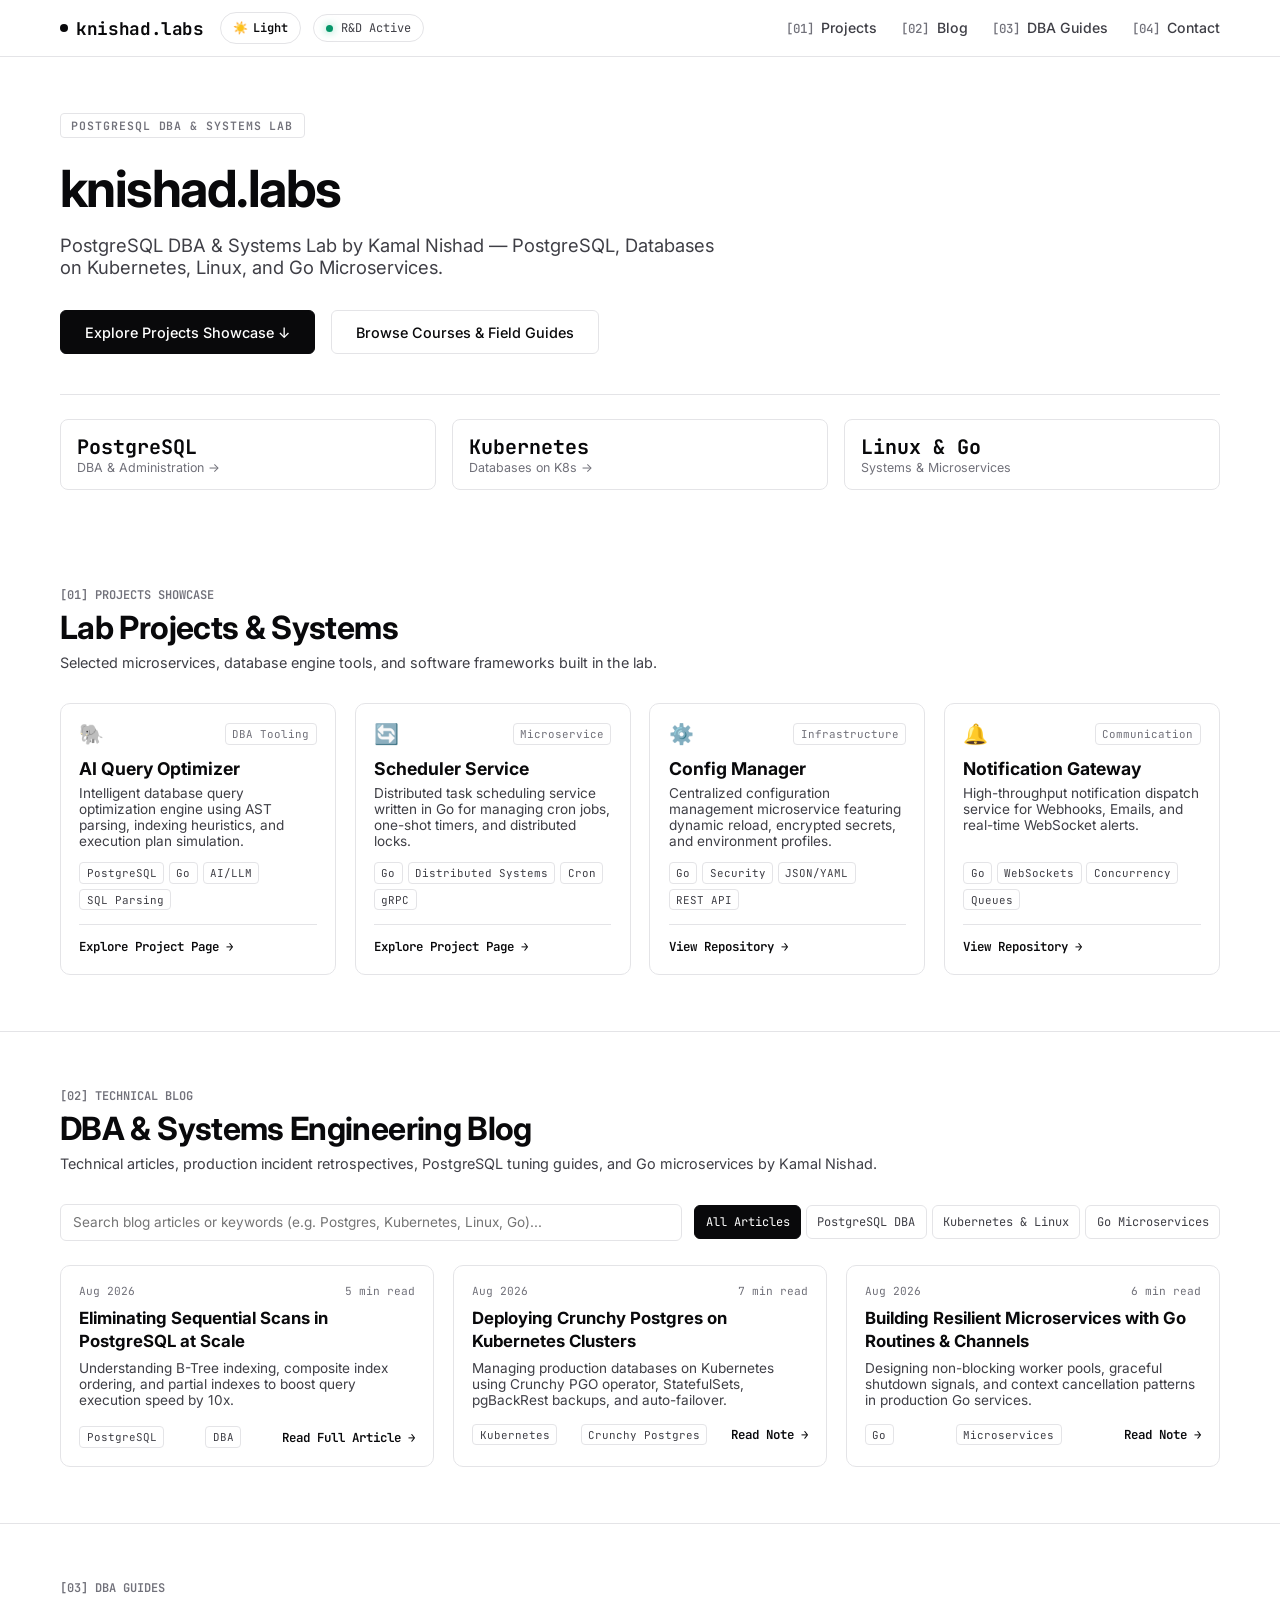
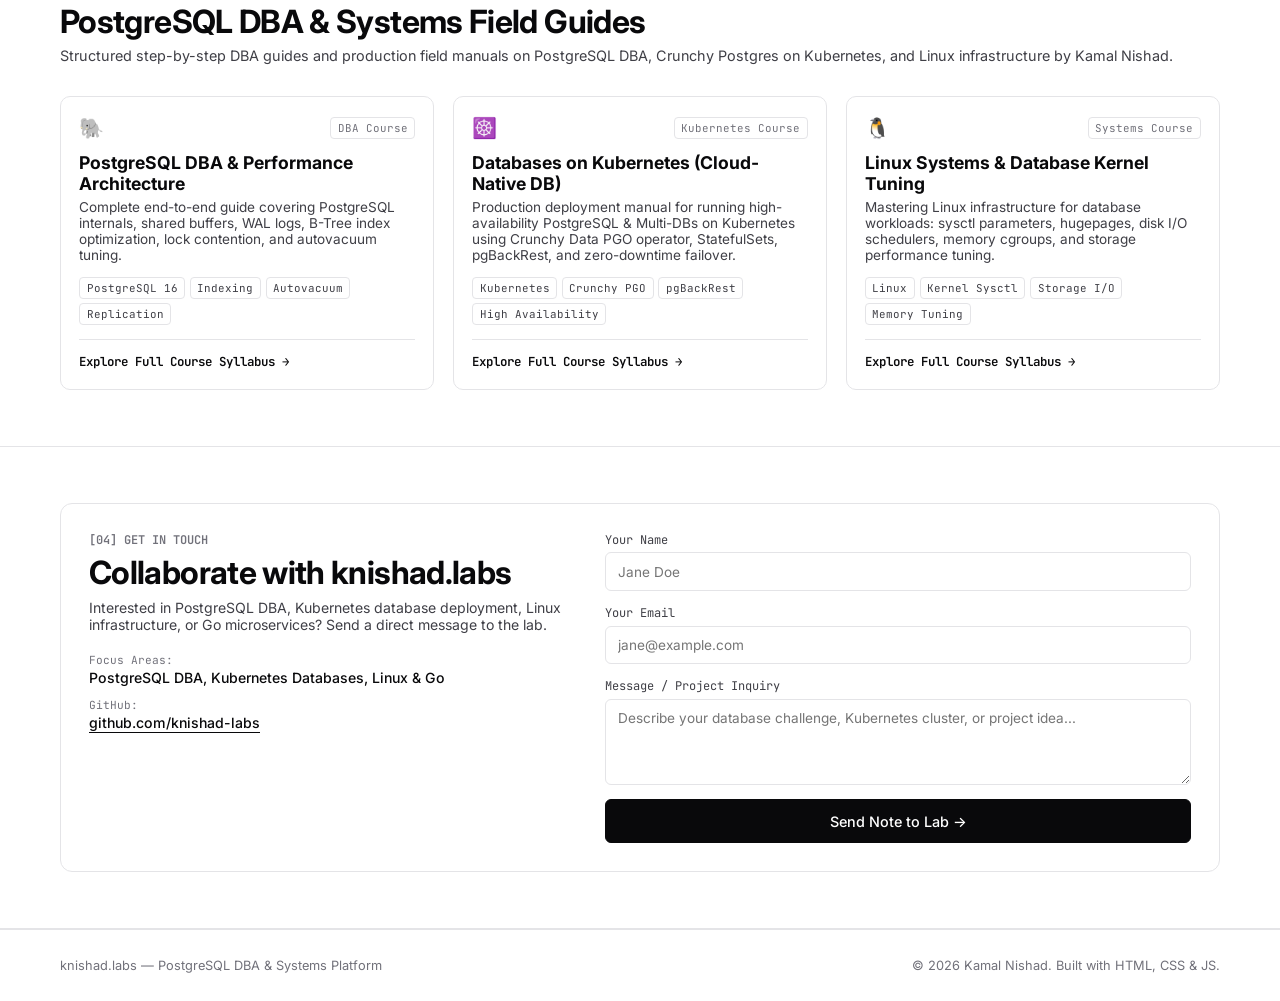
<file: index.html>
<!DOCTYPE html>
<html lang="en" class="light">
<head>
  <meta charset="UTF-8">
  <meta name="viewport" content="width=device-width, initial-scale=1.0">
  <meta name="color-scheme" content="light dark">
  <title>knishad.labs — PostgreSQL DBA & Systems Lab by Kamal Nishad</title>
  <meta name="description" content="knishad.labs — PostgreSQL DBA & Systems Lab by Kamal Nishad — PostgreSQL, Databases on Kubernetes, Linux, and Go Microservices.">
  
  <!-- Google Fonts: Inter & JetBrains Mono -->
  <link rel="preconnect" href="https://fonts.googleapis.com">
  <link rel="preconnect" href="https://fonts.gstatic.com" crossorigin>
  <link href="https://fonts.googleapis.com/css2?family=Inter:wght@300;400;500;600;700&family=JetBrains+Mono:wght@400;500;600&display=swap" rel="stylesheet">
  
  <!-- CSS Stylesheet -->
  <link rel="stylesheet" href="styles.css?v=500">
</head>
<body>

  <!-- Background Grid Pattern -->
  <div class="bg-grid"></div>

  <!-- Header Navigation -->
  <header class="navbar">
    <div class="nav-container">
      <div class="nav-top-row">
        <a href="#" class="brand">
          <span class="brand-dot"></span>
          <span class="brand-name">knishad.labs</span>
        </a>

        <div class="nav-right">
          <button id="themeToggleBtn" class="theme-toggle-btn" aria-label="Toggle Theme">
            <span id="themeIcon">☀️</span>
            <span id="themeText">Light</span>
          </button>

          <div class="status-badge">
            <span class="pulse-dot"></span>
            <span class="status-text">R&D Active</span>
          </div>
        </div>
      </div>

      <nav class="nav-links">
        <a href="#projects" class="nav-item"><span>[01]</span> Projects</a>
        <a href="#ideas" class="nav-item"><span>[02]</span> Blog</a>
        <a href="#courses" class="nav-item"><span>[03]</span> DBA Guides</a>
        <a href="#contact" class="nav-item"><span>[04]</span> Contact</a>
      </nav>
    </div>
  </header>

  <!-- Hero Section -->
  <section class="hero-section">
    <div class="container">
      <div class="tag-badge">POSTGRESQL DBA & SYSTEMS LAB</div>
      <h1 class="hero-title">knishad.labs</h1>
      <p class="hero-subtitle">
        PostgreSQL DBA & Systems Lab by Kamal Nishad — PostgreSQL, Databases on Kubernetes, Linux, and Go Microservices.
      </p>

      <div class="hero-actions">
        <a href="#projects" class="btn btn-primary">Explore Projects Showcase ↓</a>
        <a href="#courses" class="btn btn-secondary">Browse Courses & Field Guides</a>
      </div>

      <div class="hero-metrics">
        <div class="metric-card">
          <a href="courses/postgres-dba.html" style="text-decoration: none; color: inherit;">
            <div class="metric-value">PostgreSQL</div>
            <div class="metric-label">DBA & Administration →</div>
          </a>
        </div>
        <div class="metric-card">
          <a href="courses/databases-on-kubernetes.html" style="text-decoration: none; color: inherit;">
            <div class="metric-value">Kubernetes</div>
            <div class="metric-label">Databases on K8s →</div>
          </a>
        </div>
        <div class="metric-card">
          <div class="metric-value">Linux & Go</div>
          <div class="metric-label">Systems & Microservices</div>
        </div>
      </div>
    </div>
  </section>

  <!-- [01] Projects Showcase -->
  <section id="projects" class="section">
    <div class="container">
      <div class="section-header">
        <div class="section-tag">[01] PROJECTS SHOWCASE</div>
        <h2 class="section-title">Lab Projects & Systems</h2>
        <p class="section-desc">Selected microservices, database engine tools, and software frameworks built in the lab.</p>
      </div>

      <div class="projects-grid">
        <!-- Project Card 1 -->
        <div class="project-card">
          <div class="project-header">
            <span class="project-icon">🐘</span>
            <span class="project-type">DBA Tooling</span>
          </div>
          <h3 class="project-title">AI Query Optimizer</h3>
          <p class="project-desc">Intelligent database query optimization engine using AST parsing, indexing heuristics, and execution plan simulation.</p>
          <div class="project-tags">
            <span class="tag">PostgreSQL</span>
            <span class="tag">Go</span>
            <span class="tag">AI/LLM</span>
            <span class="tag">SQL Parsing</span>
          </div>
          <div class="project-footer">
            <a href="projects/ai-query-optimizer.html" class="project-link">Explore Project Page →</a>
          </div>
        </div>

        <!-- Project Card 2 -->
        <div class="project-card">
          <div class="project-header">
            <span class="project-icon">🔄</span>
            <span class="project-type">Microservice</span>
          </div>
          <h3 class="project-title">Scheduler Service</h3>
          <p class="project-desc">Distributed task scheduling service written in Go for managing cron jobs, one-shot timers, and distributed locks.</p>
          <div class="project-tags">
            <span class="tag">Go</span>
            <span class="tag">Distributed Systems</span>
            <span class="tag">Cron</span>
            <span class="tag">gRPC</span>
          </div>
          <div class="project-footer">
            <a href="projects/scheduler-service.html" class="project-link">Explore Project Page →</a>
          </div>
        </div>

        <!-- Project Card 3 -->
        <div class="project-card">
          <div class="project-header">
            <span class="project-icon">⚙️</span>
            <span class="project-type">Infrastructure</span>
          </div>
          <h3 class="project-title">Config Manager</h3>
          <p class="project-desc">Centralized configuration management microservice featuring dynamic reload, encrypted secrets, and environment profiles.</p>
          <div class="project-tags">
            <span class="tag">Go</span>
            <span class="tag">Security</span>
            <span class="tag">JSON/YAML</span>
            <span class="tag">REST API</span>
          </div>
          <div class="project-footer">
            <a href="https://github.com/knishad-labs/ai-query-optomizer/tree/main/backend/config-service" target="_blank" rel="noopener" class="project-link">View Repository →</a>
          </div>
        </div>

        <!-- Project Card 4 -->
        <div class="project-card">
          <div class="project-header">
            <span class="project-icon">🔔</span>
            <span class="project-type">Communication</span>
          </div>
          <h3 class="project-title">Notification Gateway</h3>
          <p class="project-desc">High-throughput notification dispatch service for Webhooks, Emails, and real-time WebSocket alerts.</p>
          <div class="project-tags">
            <span class="tag">Go</span>
            <span class="tag">WebSockets</span>
            <span class="tag">Concurrency</span>
            <span class="tag">Queues</span>
          </div>
          <div class="project-footer">
            <a href="https://github.com/knishad-labs/ai-query-optomizer/tree/main/backend/notification-service" target="_blank" rel="noopener" class="project-link">View Repository →</a>
          </div>
        </div>
      </div>
    </div>
  </section>

  <!-- [02] Technical Blog -->
  <section id="ideas" class="section">
    <div class="container">
      <div class="section-header">
        <div class="section-tag">[02] TECHNICAL BLOG</div>
        <h2 class="section-title">DBA & Systems Engineering Blog</h2>
        <p class="section-desc">Technical articles, production incident retrospectives, PostgreSQL tuning guides, and Go microservices by Kamal Nishad.</p>
      </div>

      <!-- Search & Filter Controls -->
      <div class="filter-bar">
        <input type="text" id="ideaSearchInput" class="search-input" placeholder="Search blog articles or keywords (e.g. Postgres, Kubernetes, Linux, Go)...">
        <div class="filter-tags">
          <button class="filter-btn active" data-filter="all">All Articles</button>
          <button class="filter-btn" data-filter="SQL">PostgreSQL DBA</button>
          <button class="filter-btn" data-filter="K8s">Kubernetes & Linux</button>
          <button class="filter-btn" data-filter="Go">Go Microservices</button>
        </div>
      </div>

      <!-- Articles Grid -->
      <div id="ideasGrid" class="ideas-grid">
        <!-- Article Card 1 -->
        <article class="idea-card" data-category="SQL">
          <div class="idea-meta">
            <span class="idea-date">Aug 2026</span>
            <span class="idea-read">5 min read</span>
          </div>
          <h3 class="idea-title">Eliminating Sequential Scans in PostgreSQL at Scale</h3>
          <p class="idea-snippet">Understanding B-Tree indexing, composite index ordering, and partial indexes to boost query execution speed by 10x.</p>
          <div class="idea-footer">
            <span class="tag">PostgreSQL</span>
            <span class="tag">DBA</span>
            <a href="blog/eliminating-sequential-scans.html" class="project-link">Read Full Article →</a>
          </div>
        </article>

        <!-- Article Card 2 -->
        <article class="idea-card" data-category="K8s">
          <div class="idea-meta">
            <span class="idea-date">Aug 2026</span>
            <span class="idea-read">7 min read</span>
          </div>
          <h3 class="idea-title">Deploying Crunchy Postgres on Kubernetes Clusters</h3>
          <p class="idea-snippet">Managing production databases on Kubernetes using Crunchy PGO operator, StatefulSets, pgBackRest backups, and auto-failover.</p>
          <div class="idea-footer">
            <span class="tag">Kubernetes</span>
            <span class="tag">Crunchy Postgres</span>
            <button class="read-btn" data-id="2">Read Note →</button>
          </div>
        </article>

        <!-- Article Card 3 -->
        <article class="idea-card" data-category="Go">
          <div class="idea-meta">
            <span class="idea-date">Aug 2026</span>
            <span class="idea-read">6 min read</span>
          </div>
          <h3 class="idea-title">Building Resilient Microservices with Go Routines & Channels</h3>
          <p class="idea-snippet">Designing non-blocking worker pools, graceful shutdown signals, and context cancellation patterns in production Go services.</p>
          <div class="idea-footer">
            <span class="tag">Go</span>
            <span class="tag">Microservices</span>
            <button class="read-btn" data-id="3">Read Note →</button>
          </div>
        </article>
      </div>

    </div>
  </section>

  <!-- [03] DBA Guides Section -->
  <section id="courses" class="section">
    <div class="container">
      <div class="section-header">
        <div class="section-tag">[03] DBA GUIDES</div>
        <h2 class="section-title">PostgreSQL DBA & Systems Field Guides</h2>
        <p class="section-desc">Structured step-by-step DBA guides and production field manuals on PostgreSQL DBA, Crunchy Postgres on Kubernetes, and Linux infrastructure by Kamal Nishad.</p>
      </div>

      <div class="projects-grid">
        <!-- Course Card 1 -->
        <div class="project-card">
          <div class="project-header">
            <span class="project-icon">🐘</span>
            <span class="project-type">DBA Course</span>
          </div>
          <h3 class="project-title">PostgreSQL DBA & Performance Architecture</h3>
          <p class="project-desc">Complete end-to-end guide covering PostgreSQL internals, shared buffers, WAL logs, B-Tree index optimization, lock contention, and autovacuum tuning.</p>
          <div class="project-tags">
            <span class="tag">PostgreSQL 16</span>
            <span class="tag">Indexing</span>
            <span class="tag">Autovacuum</span>
            <span class="tag">Replication</span>
          </div>
          <div class="project-footer">
            <a href="courses/postgres-dba.html" class="project-link">Explore Full Course Syllabus →</a>
          </div>
        </div>

        <!-- Course Card 2 -->
        <div class="project-card">
          <div class="project-header">
            <span class="project-icon">☸️</span>
            <span class="project-type">Kubernetes Course</span>
          </div>
          <h3 class="project-title">Databases on Kubernetes (Cloud-Native DB)</h3>
          <p class="project-desc">Production deployment manual for running high-availability PostgreSQL & Multi-DBs on Kubernetes using Crunchy Data PGO operator, StatefulSets, pgBackRest, and zero-downtime failover.</p>
          <div class="project-tags">
            <span class="tag">Kubernetes</span>
            <span class="tag">Crunchy PGO</span>
            <span class="tag">pgBackRest</span>
            <span class="tag">High Availability</span>
          </div>
          <div class="project-footer">
            <a href="courses/databases-on-kubernetes.html" class="project-link">Explore Full Course Syllabus →</a>
          </div>
        </div>

        <!-- Course Card 3 -->
        <div class="project-card">
          <div class="project-header">
            <span class="project-icon">🐧</span>
            <span class="project-type">Systems Course</span>
          </div>
          <h3 class="project-title">Linux Systems & Database Kernel Tuning</h3>
          <p class="project-desc">Mastering Linux infrastructure for database workloads: sysctl parameters, hugepages, disk I/O schedulers, memory cgroups, and storage performance tuning.</p>
          <div class="project-tags">
            <span class="tag">Linux</span>
            <span class="tag">Kernel Sysctl</span>
            <span class="tag">Storage I/O</span>
            <span class="tag">Memory Tuning</span>
          </div>
          <div class="project-footer">
            <a href="courses/postgres-dba.html" class="project-link">Explore Full Course Syllabus →</a>
          </div>
        </div>
      </div>
    </div>
  </section>

  <!-- [04] Contact Section -->
  <section id="contact" class="section">
    <div class="container">
      <div class="contact-wrapper">
        <div class="contact-info">
          <div class="section-tag">[04] GET IN TOUCH</div>
          <h2 class="section-title">Collaborate with knishad.labs</h2>
          <p class="contact-text">
            Interested in PostgreSQL DBA, Kubernetes database deployment, Linux infrastructure, or Go microservices? Send a direct message to the lab.
          </p>
          <div class="contact-details">
            <div class="detail-item">
              <span class="detail-label">Focus Areas:</span>
              <span class="detail-val">PostgreSQL DBA, Kubernetes Databases, Linux & Go</span>
            </div>
            <div class="detail-item">
              <span class="detail-label">GitHub:</span>
              <a href="https://github.com/knishad-labs" target="_blank" rel="noopener" class="detail-val link-underline">github.com/knishad-labs</a>
            </div>
          </div>
        </div>

        <!-- Interactive Form -->
        <form id="contactForm" class="contact-form">
          <div class="form-group">
            <label for="contactName">Your Name</label>
            <input type="text" id="contactName" required placeholder="Jane Doe" class="form-input">
          </div>
          <div class="form-group">
            <label for="contactEmail">Your Email</label>
            <input type="email" id="contactEmail" required placeholder="jane@example.com" class="form-input">
          </div>
          <div class="form-group">
            <label for="contactMessage">Message / Project Inquiry</label>
            <textarea id="contactMessage" required rows="4" placeholder="Describe your database challenge, Kubernetes cluster, or project idea..." class="form-input"></textarea>
          </div>
          <button type="submit" class="btn btn-primary btn-block">Send Note to Lab →</button>
          <div id="formFeedback" class="form-feedback hidden"></div>
        </form>
      </div>
    </div>
  </section>

  <!-- Footer -->
  <footer class="footer">
    <div class="container footer-content">
      <div class="footer-left">
        <span class="brand-name">knishad.labs</span> — PostgreSQL DBA & Systems Platform
      </div>
      <div class="footer-right">
        <span>© 2026 Kamal Nishad. Built with HTML, CSS & JS.</span>
      </div>
    </div>
  </footer>

  <!-- Reader Modal -->
  <div id="readerModal" class="modal hidden">
    <div class="modal-overlay"></div>
    <div class="modal-box">
      <button id="closeModalBtn" class="modal-close">✕</button>
      <div id="modalBody" class="modal-body"></div>
    </div>
  </div>

  <!-- JavaScript -->
  <script src="app.js?v=500"></script>
</body>
</html>
</file>
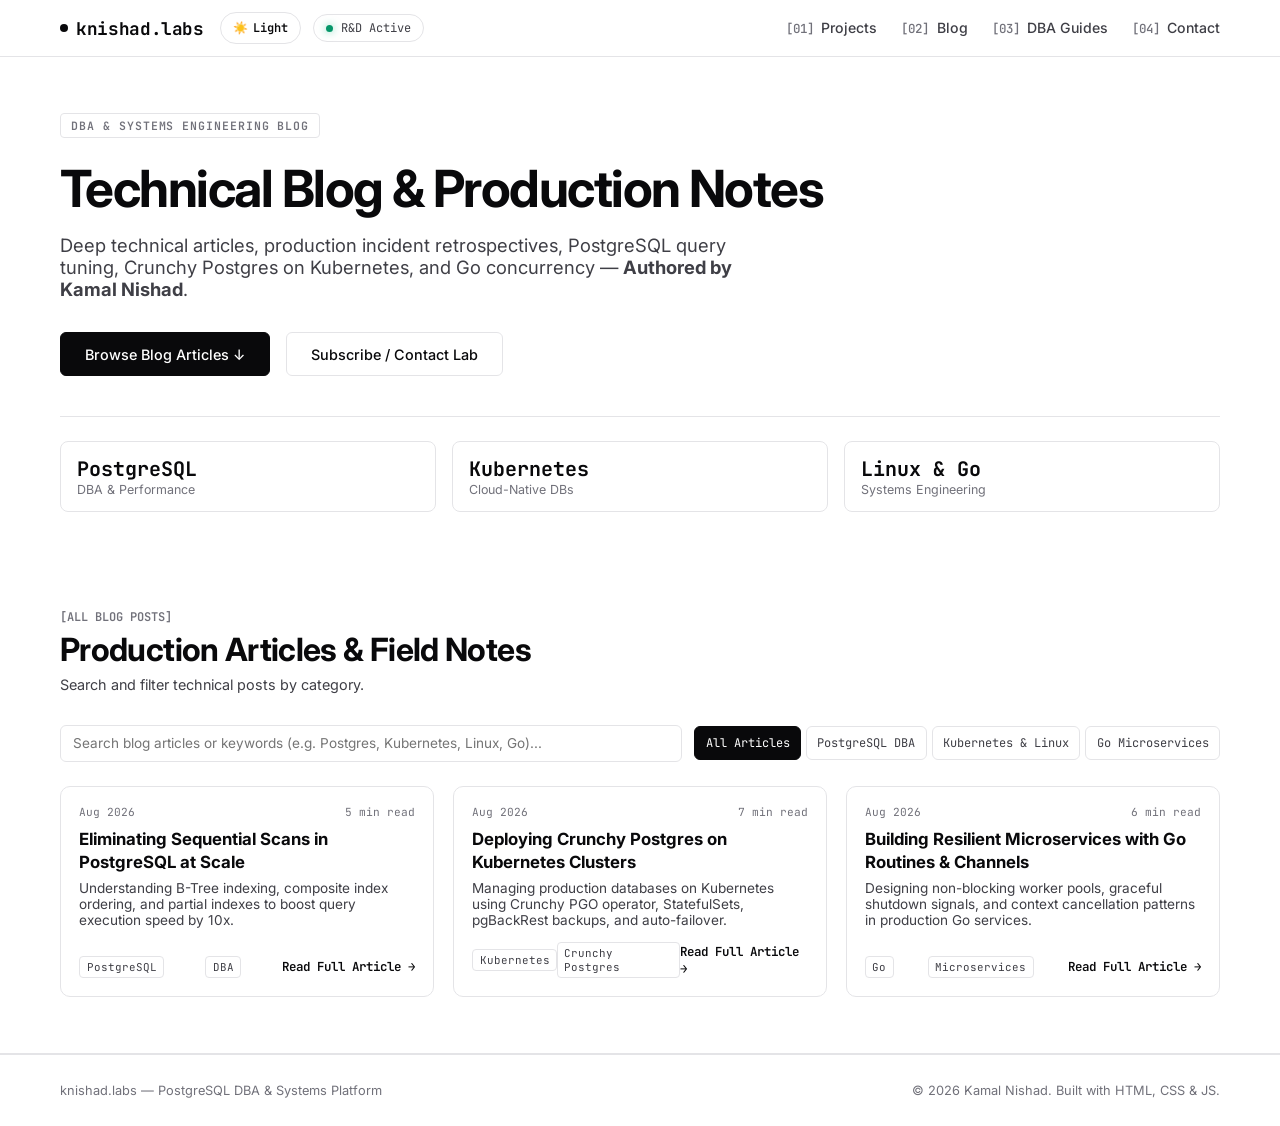
<file: blog.html>
<!DOCTYPE html>
<html lang="en" class="light">
<head>
  <meta charset="UTF-8">
  <meta name="viewport" content="width=device-width, initial-scale=1.0">
  <meta name="color-scheme" content="light dark">
  <title>DBA & Systems Engineering Blog — knishad.labs</title>
  <meta name="description" content="Technical Blog by Kamal Nishad. Production PostgreSQL DBA retrospectives, Crunchy Postgres on Kubernetes guides, Linux tuning, and Go microservices.">
  
  <!-- Google Fonts: Inter & JetBrains Mono -->
  <link rel="preconnect" href="https://fonts.googleapis.com">
  <link rel="preconnect" href="https://fonts.gstatic.com" crossorigin>
  <link href="https://fonts.googleapis.com/css2?family=Inter:wght@300;400;500;600;700&family=JetBrains+Mono:wght@400;500;600&display=swap" rel="stylesheet">
  
  <!-- Main CSS Stylesheet -->
  <link rel="stylesheet" href="styles.css?v=500">
</head>
<body>

  <!-- Background Grid Pattern -->
  <div class="bg-grid"></div>

  <!-- Header Navigation -->
  <header class="navbar">
    <div class="nav-container">
      <div class="nav-top-row">
        <a href="index.html" class="brand">
          <span class="brand-dot"></span>
          <span class="brand-name">knishad.labs</span>
        </a>

        <div class="nav-right">
          <button id="themeToggleBtn" class="theme-toggle-btn" aria-label="Toggle Theme">
            <span id="themeIcon">☀️</span>
            <span id="themeText">Light</span>
          </button>

          <div class="status-badge">
            <span class="pulse-dot"></span>
            <span class="status-text">R&D Active</span>
          </div>
        </div>
      </div>

      <nav class="nav-links">
        <a href="index.html#projects" class="nav-item"><span>[01]</span> Projects</a>
        <a href="blog.html" class="nav-item"><span>[02]</span> Blog</a>
        <a href="index.html#courses" class="nav-item"><span>[03]</span> DBA Guides</a>
        <a href="index.html#contact" class="nav-item"><span>[04]</span> Contact</a>
      </nav>
    </div>
  </header>

  <!-- Hero Section -->
  <section class="hero-section">
    <div class="container">
      <div class="tag-badge">DBA & SYSTEMS ENGINEERING BLOG</div>
      <h1 class="hero-title">Technical Blog & Production Notes</h1>
      <p class="hero-subtitle">
        Deep technical articles, production incident retrospectives, PostgreSQL query tuning, Crunchy Postgres on Kubernetes, and Go concurrency — <strong>Authored by Kamal Nishad</strong>.
      </p>

      <div class="hero-actions">
        <a href="#articlesGrid" class="btn btn-primary">Browse Blog Articles ↓</a>
        <a href="index.html#contact" class="btn btn-secondary">Subscribe / Contact Lab</a>
      </div>

      <div class="hero-metrics">
        <div class="metric-card">
          <div class="metric-value">PostgreSQL</div>
          <div class="metric-label">DBA & Performance</div>
        </div>
        <div class="metric-card">
          <div class="metric-value">Kubernetes</div>
          <div class="metric-label">Cloud-Native DBs</div>
        </div>
        <div class="metric-card">
          <div class="metric-value">Linux & Go</div>
          <div class="metric-label">Systems Engineering</div>
        </div>
      </div>
    </div>
  </section>

  <!-- Blog Articles Section -->
  <section id="articlesGrid" class="section">
    <div class="container">
      <div class="section-header">
        <div class="section-tag">[ALL BLOG POSTS]</div>
        <h2 class="section-title">Production Articles & Field Notes</h2>
        <p class="section-desc">Search and filter technical posts by category.</p>
      </div>

      <!-- Search & Filter Controls -->
      <div class="filter-bar">
        <input type="text" id="ideaSearchInput" class="search-input" placeholder="Search blog articles or keywords (e.g. Postgres, Kubernetes, Linux, Go)...">
        <div class="filter-tags">
          <button class="filter-btn active" data-filter="all">All Articles</button>
          <button class="filter-btn" data-filter="SQL">PostgreSQL DBA</button>
          <button class="filter-btn" data-filter="K8s">Kubernetes & Linux</button>
          <button class="filter-btn" data-filter="Go">Go Microservices</button>
        </div>
      </div>

      <!-- Articles Grid -->
      <div id="ideasGrid" class="ideas-grid">
        <!-- Article Card 1 -->
        <article class="idea-card" data-category="SQL">
          <div class="idea-meta">
            <span class="idea-date">Aug 2026</span>
            <span class="idea-read">5 min read</span>
          </div>
          <h3 class="idea-title">Eliminating Sequential Scans in PostgreSQL at Scale</h3>
          <p class="idea-snippet">Understanding B-Tree indexing, composite index ordering, and partial indexes to boost query execution speed by 10x.</p>
          <div class="idea-footer">
            <span class="tag">PostgreSQL</span>
            <span class="tag">DBA</span>
            <a href="blog/eliminating-sequential-scans.html" class="project-link">Read Full Article →</a>
          </div>
        </article>

        <!-- Article Card 2 -->
        <article class="idea-card" data-category="K8s">
          <div class="idea-meta">
            <span class="idea-date">Aug 2026</span>
            <span class="idea-read">7 min read</span>
          </div>
          <h3 class="idea-title">Deploying Crunchy Postgres on Kubernetes Clusters</h3>
          <p class="idea-snippet">Managing production databases on Kubernetes using Crunchy PGO operator, StatefulSets, pgBackRest backups, and auto-failover.</p>
          <div class="idea-footer">
            <span class="tag">Kubernetes</span>
            <span class="tag">Crunchy Postgres</span>
            <a href="blog/deploying-crunchy-postgres-k8s.html" class="project-link">Read Full Article →</a>
          </div>
        </article>

        <!-- Article Card 3 -->
        <article class="idea-card" data-category="Go">
          <div class="idea-meta">
            <span class="idea-date">Aug 2026</span>
            <span class="idea-read">6 min read</span>
          </div>
          <h3 class="idea-title">Building Resilient Microservices with Go Routines & Channels</h3>
          <p class="idea-snippet">Designing non-blocking worker pools, graceful shutdown signals, and context cancellation patterns in production Go services.</p>
          <div class="idea-footer">
            <span class="tag">Go</span>
            <span class="tag">Microservices</span>
            <a href="blog/building-resilient-go-microservices.html" class="project-link">Read Full Article →</a>
          </div>
        </article>
      </div>

    </div>
  </section>

  <!-- Footer -->
  <footer class="footer">
    <div class="container footer-content">
      <div class="footer-left">
        <span class="brand-name">knishad.labs</span> — PostgreSQL DBA & Systems Platform
      </div>
      <div class="footer-right">
        <span>© 2026 Kamal Nishad. Built with HTML, CSS & JS.</span>
      </div>
    </div>
  </footer>

  <!-- JavaScript -->
  <script src="app.js?v=500"></script>
</body>
</html>
</file>
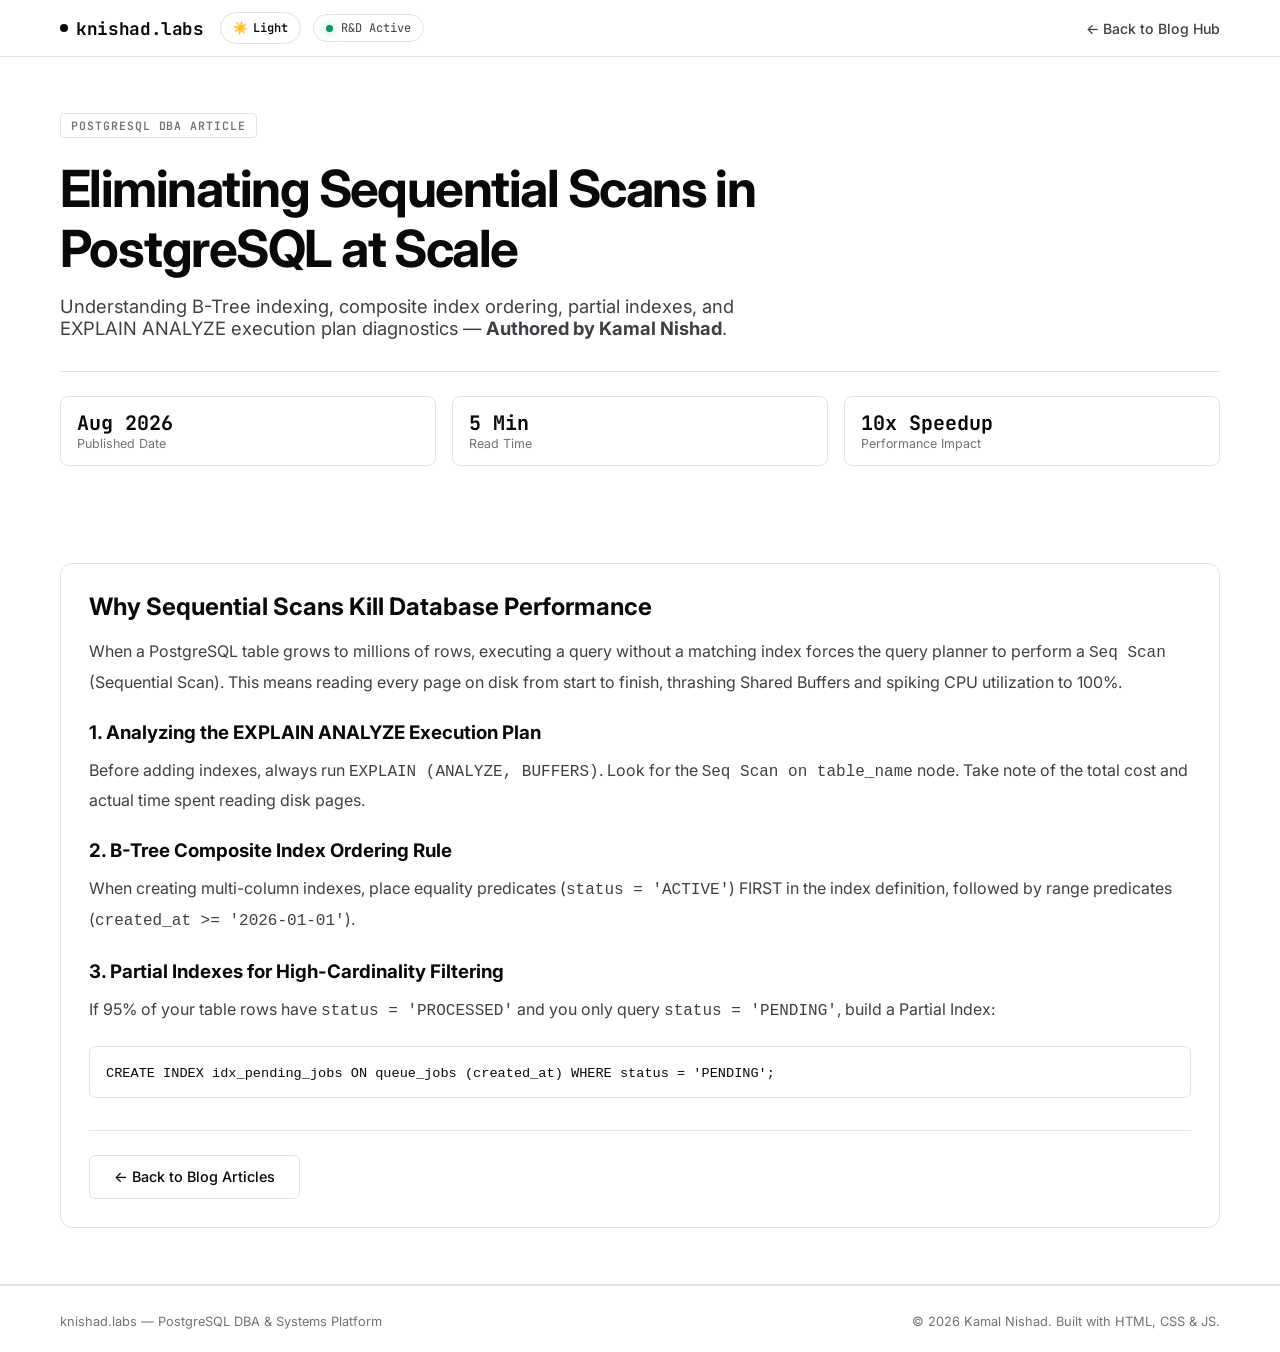
<file: blog/eliminating-sequential-scans.html>
<!DOCTYPE html>
<html lang="en" class="light">
<head>
  <meta charset="UTF-8">
  <meta name="viewport" content="width=device-width, initial-scale=1.0">
  <meta name="color-scheme" content="light dark">
  <title>Eliminating Sequential Scans in PostgreSQL at Scale — knishad.labs</title>
  <meta name="description" content="Technical Article by Kamal Nishad. Understanding B-Tree indexing, composite index ordering, and partial indexes in PostgreSQL.">
  
  <!-- Google Fonts: Inter & JetBrains Mono -->
  <link rel="preconnect" href="https://fonts.googleapis.com">
  <link rel="preconnect" href="https://fonts.gstatic.com" crossorigin>
  <link href="https://fonts.googleapis.com/css2?family=Inter:wght@300;400;500;600;700&family=JetBrains+Mono:wght@400;500;600&display=swap" rel="stylesheet">
  
  <!-- Main CSS Stylesheet -->
  <link rel="stylesheet" href="../styles.css?v=500">
</head>
<body>

  <!-- Background Grid Pattern -->
  <div class="bg-grid"></div>

  <!-- Header Navigation -->
  <header class="navbar">
    <div class="nav-container">
      <div class="nav-top-row">
        <a href="../index.html" class="brand">
          <span class="brand-dot"></span>
          <span class="brand-name">knishad.labs</span>
        </a>

        <div class="nav-right">
          <button id="themeToggleBtn" class="theme-toggle-btn" aria-label="Toggle Theme">
            <span id="themeIcon">☀️</span>
            <span id="themeText">Light</span>
          </button>

          <div class="status-badge">
            <span class="pulse-dot"></span>
            <span class="status-text">R&D Active</span>
          </div>
        </div>
      </div>

      <nav class="nav-links">
        <a href="../blog.html" class="nav-item">← Back to Blog Hub</a>
      </nav>
    </div>
  </header>

  <!-- Article Detail Hero -->
  <section class="hero-section">
    <div class="container">
      <div class="tag-badge">POSTGRESQL DBA ARTICLE</div>
      <h1 class="hero-title">Eliminating Sequential Scans in PostgreSQL at Scale</h1>
      <p class="hero-subtitle">
        Understanding B-Tree indexing, composite index ordering, partial indexes, and EXPLAIN ANALYZE execution plan diagnostics — <strong>Authored by Kamal Nishad</strong>.
      </p>

      <div class="hero-metrics">
        <div class="metric-card">
          <div class="metric-value">Aug 2026</div>
          <div class="metric-label">Published Date</div>
        </div>
        <div class="metric-card">
          <div class="metric-value">5 Min</div>
          <div class="metric-label">Read Time</div>
        </div>
        <div class="metric-card">
          <div class="metric-value">10x Speedup</div>
          <div class="metric-label">Performance Impact</div>
        </div>
      </div>
    </div>
  </section>

  <!-- Article Content Section -->
  <section class="section">
    <div class="container">
      <div class="contact-wrapper" style="grid-template-columns: 1fr;">
        <div class="contact-info">
          <h2 style="margin-bottom: 1rem; color: var(--text-primary);">Why Sequential Scans Kill Database Performance</h2>
          <p style="margin-bottom: 1.25rem; line-height: 1.8; color: var(--text-secondary);">
            When a PostgreSQL table grows to millions of rows, executing a query without a matching index forces the query planner to perform a <code>Seq Scan</code> (Sequential Scan). This means reading every page on disk from start to finish, thrashing Shared Buffers and spiking CPU utilization to 100%.
          </p>

          <h3 style="margin-top: 1.5rem; margin-bottom: 0.75rem; color: var(--text-primary);">1. Analyzing the EXPLAIN ANALYZE Execution Plan</h3>
          <p style="margin-bottom: 1.25rem; line-height: 1.8; color: var(--text-secondary);">
            Before adding indexes, always run <code>EXPLAIN (ANALYZE, BUFFERS)</code>. Look for the <code>Seq Scan on table_name</code> node. Take note of the total cost and actual time spent reading disk pages.
          </p>

          <h3 style="margin-top: 1.5rem; margin-bottom: 0.75rem; color: var(--text-primary);">2. B-Tree Composite Index Ordering Rule</h3>
          <p style="margin-bottom: 1.25rem; line-height: 1.8; color: var(--text-secondary);">
            When creating multi-column indexes, place equality predicates (<code>status = 'ACTIVE'</code>) FIRST in the index definition, followed by range predicates (<code>created_at >= '2026-01-01'</code>).
          </p>

          <h3 style="margin-top: 1.5rem; margin-bottom: 0.75rem; color: var(--text-primary);">3. Partial Indexes for High-Cardinality Filtering</h3>
          <p style="margin-bottom: 1.25rem; line-height: 1.8; color: var(--text-secondary);">
            If 95% of your table rows have <code>status = 'PROCESSED'</code> and you only query <code>status = 'PENDING'</code>, build a Partial Index:
          </p>
          <pre style="background: var(--bg-secondary); border: 1px solid var(--border-color); padding: 1rem; border-radius: 6px; font-family: var(--font-mono); font-size: 0.85rem; overflow-x: auto; color: var(--text-primary); margin-bottom: 1.5rem;"><code>CREATE INDEX idx_pending_jobs ON queue_jobs (created_at) WHERE status = 'PENDING';</code></pre>

          <div style="border-top: 1px solid var(--border-color); padding-top: 1.5rem; margin-top: 2rem;">
            <a href="../blog.html" class="btn btn-secondary">← Back to Blog Articles</a>
          </div>
        </div>
      </div>
    </div>
  </section>

  <!-- Footer -->
  <footer class="footer">
    <div class="container footer-content">
      <div class="footer-left">
        <span class="brand-name">knishad.labs</span> — PostgreSQL DBA & Systems Platform
      </div>
      <div class="footer-right">
        <span>© 2026 Kamal Nishad. Built with HTML, CSS & JS.</span>
      </div>
    </div>
  </footer>

  <!-- JavaScript -->
  <script src="../app.js?v=500"></script>
</body>
</html>
</file>
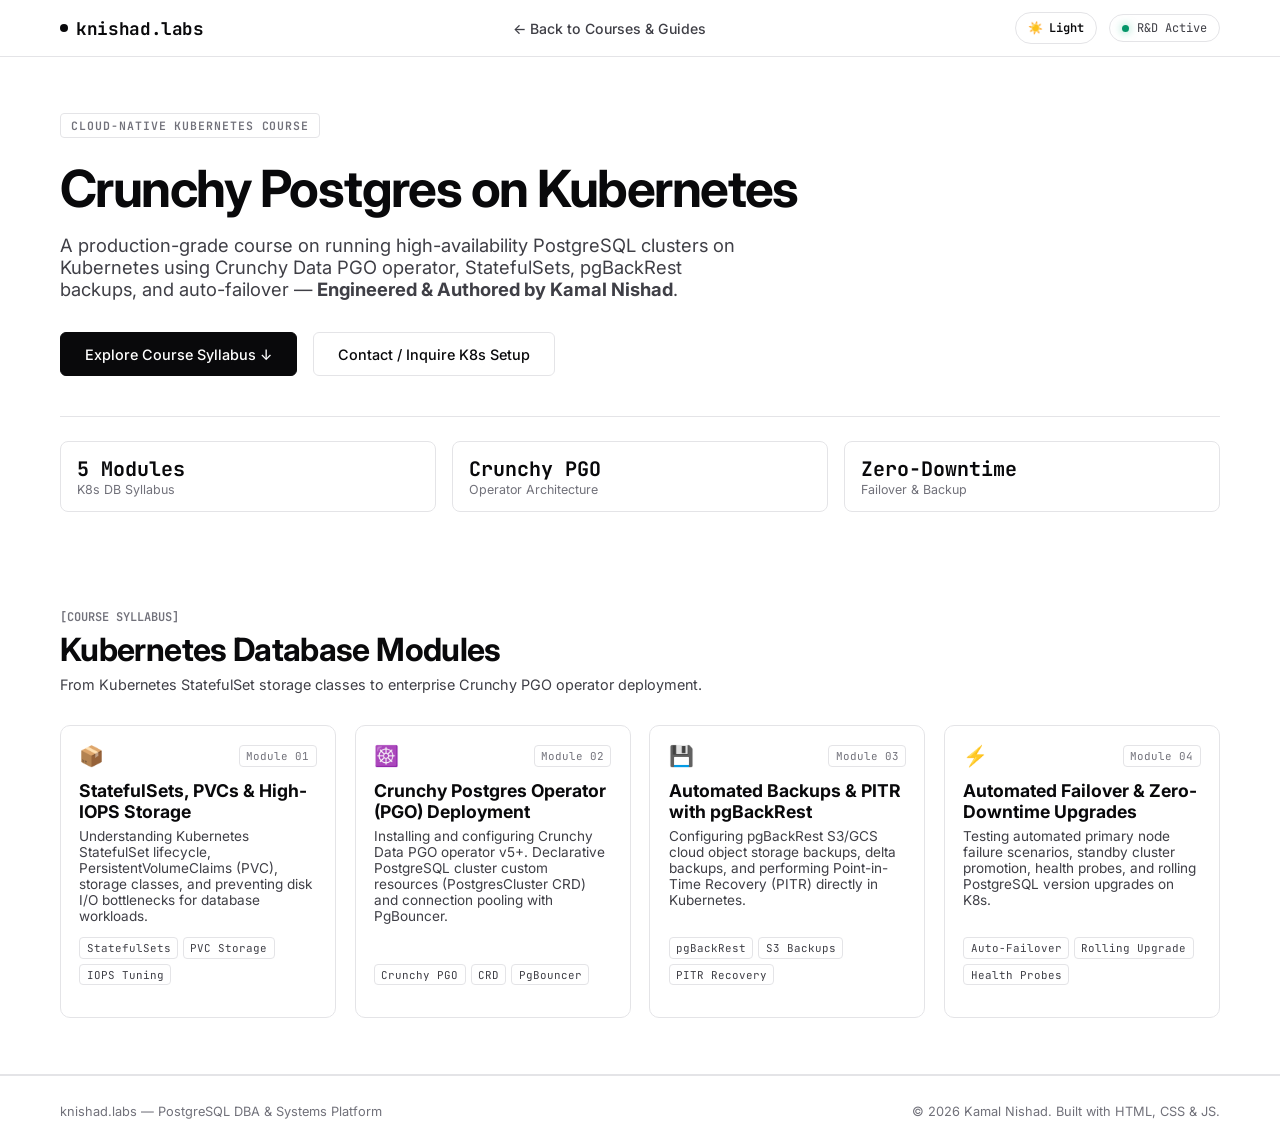
<file: courses/crunchy-postgres-k8s.html>
<!DOCTYPE html>
<html lang="en" class="light">
<head>
  <meta charset="UTF-8">
  <meta name="viewport" content="width=device-width, initial-scale=1.0">
  <meta name="color-scheme" content="light dark">
  <title>Crunchy Postgres on Kubernetes Course & Field Guide — knishad.labs</title>
  <meta name="description" content="Crunchy Postgres on Kubernetes Course by Kamal Nishad. Deploying Cloud-Native PostgreSQL with Crunchy PGO operator, StatefulSets, pgBackRest, and zero-downtime failover.">
  
  <!-- Google Fonts: Inter & JetBrains Mono -->
  <link rel="preconnect" href="https://fonts.googleapis.com">
  <link rel="preconnect" href="https://fonts.gstatic.com" crossorigin>
  <link href="https://fonts.googleapis.com/css2?family=Inter:wght@300;400;500;600;700&family=JetBrains+Mono:wght@400;500;600&display=swap" rel="stylesheet">
  
  <!-- Main CSS Stylesheet -->
  <link rel="stylesheet" href="../styles.css?v=300">
</head>
<body>

  <!-- Background Grid Pattern -->
  <div class="bg-grid"></div>

  <!-- Header Navigation -->
  <header class="navbar">
    <div class="nav-container">
      <a href="../index.html" class="brand">
        <span class="brand-dot"></span>
        <span class="brand-name">knishad.labs</span>
      </a>

      <nav class="nav-links">
        <a href="../index.html#courses" class="nav-item">← Back to Courses & Guides</a>
      </nav>

      <div class="nav-right">
        <button id="themeToggleBtn" class="theme-toggle-btn" aria-label="Toggle Theme">
          <span id="themeIcon">☀️</span>
          <span id="themeText">Light</span>
        </button>

        <div class="status-badge">
          <span class="pulse-dot"></span>
          <span class="status-text">R&D Active</span>
        </div>
      </div>
    </div>
  </header>

  <!-- Hero Section -->
  <section class="hero-section">
    <div class="container">
      <div class="tag-badge">CLOUD-NATIVE KUBERNETES COURSE</div>
      <h1 class="hero-title">Crunchy Postgres on Kubernetes</h1>
      <p class="hero-subtitle">
        A production-grade course on running high-availability PostgreSQL clusters on Kubernetes using Crunchy Data PGO operator, StatefulSets, pgBackRest backups, and auto-failover — <strong>Engineered & Authored by Kamal Nishad</strong>.
      </p>

      <div class="hero-actions">
        <a href="#syllabus" class="btn btn-primary">Explore Course Syllabus ↓</a>
        <a href="../index.html#contact" class="btn btn-secondary">Contact / Inquire K8s Setup</a>
      </div>

      <div class="hero-metrics">
        <div class="metric-card">
          <div class="metric-value">5 Modules</div>
          <div class="metric-label">K8s DB Syllabus</div>
        </div>
        <div class="metric-card">
          <div class="metric-value">Crunchy PGO</div>
          <div class="metric-label">Operator Architecture</div>
        </div>
        <div class="metric-card">
          <div class="metric-value">Zero-Downtime</div>
          <div class="metric-label">Failover & Backup</div>
        </div>
      </div>
    </div>
  </section>

  <!-- Course Syllabus Section -->
  <section id="syllabus" class="section">
    <div class="container">
      <div class="section-header">
        <div class="section-tag">[COURSE SYLLABUS]</div>
        <h2 class="section-title">Kubernetes Database Modules</h2>
        <p class="section-desc">From Kubernetes StatefulSet storage classes to enterprise Crunchy PGO operator deployment.</p>
      </div>

      <div class="projects-grid">
        <!-- Module 1 -->
        <div class="project-card">
          <div class="project-header">
            <span class="project-icon">📦</span>
            <span class="project-type">Module 01</span>
          </div>
          <h3 class="project-title">StatefulSets, PVCs & High-IOPS Storage</h3>
          <p class="project-desc">Understanding Kubernetes StatefulSet lifecycle, PersistentVolumeClaims (PVC), storage classes, and preventing disk I/O bottlenecks for database workloads.</p>
          <div class="project-tags">
            <span class="tag">StatefulSets</span>
            <span class="tag">PVC Storage</span>
            <span class="tag">IOPS Tuning</span>
          </div>
        </div>

        <!-- Module 2 -->
        <div class="project-card">
          <div class="project-header">
            <span class="project-icon">☸️</span>
            <span class="project-type">Module 02</span>
          </div>
          <h3 class="project-title">Crunchy Postgres Operator (PGO) Deployment</h3>
          <p class="project-desc">Installing and configuring Crunchy Data PGO operator v5+. Declarative PostgreSQL cluster custom resources (PostgresCluster CRD) and connection pooling with PgBouncer.</p>
          <div class="project-tags">
            <span class="tag">Crunchy PGO</span>
            <span class="tag">CRD</span>
            <span class="tag">PgBouncer</span>
          </div>
        </div>

        <!-- Module 3 -->
        <div class="project-card">
          <div class="project-header">
            <span class="project-icon">💾</span>
            <span class="project-type">Module 03</span>
          </div>
          <h3 class="project-title">Automated Backups & PITR with pgBackRest</h3>
          <p class="project-desc">Configuring pgBackRest S3/GCS cloud object storage backups, delta backups, and performing Point-in-Time Recovery (PITR) directly in Kubernetes.</p>
          <div class="project-tags">
            <span class="tag">pgBackRest</span>
            <span class="tag">S3 Backups</span>
            <span class="tag">PITR Recovery</span>
          </div>
        </div>

        <!-- Module 4 -->
        <div class="project-card">
          <div class="project-header">
            <span class="project-icon">⚡</span>
            <span class="project-type">Module 04</span>
          </div>
          <h3 class="project-title">Automated Failover & Zero-Downtime Upgrades</h3>
          <p class="project-desc">Testing automated primary node failure scenarios, standby cluster promotion, health probes, and rolling PostgreSQL version upgrades on K8s.</p>
          <div class="project-tags">
            <span class="tag">Auto-Failover</span>
            <span class="tag">Rolling Upgrade</span>
            <span class="tag">Health Probes</span>
          </div>
        </div>
      </div>
    </div>
  </section>

  <!-- Footer -->
  <footer class="footer">
    <div class="container footer-content">
      <div class="footer-left">
        <span class="brand-name">knishad.labs</span> — PostgreSQL DBA & Systems Platform
      </div>
      <div class="footer-right">
        <span>© 2026 Kamal Nishad. Built with HTML, CSS & JS.</span>
      </div>
    </div>
  </footer>

  <!-- JavaScript -->
  <script src="../app.js?v=300"></script>
</body>
</html>
</file>
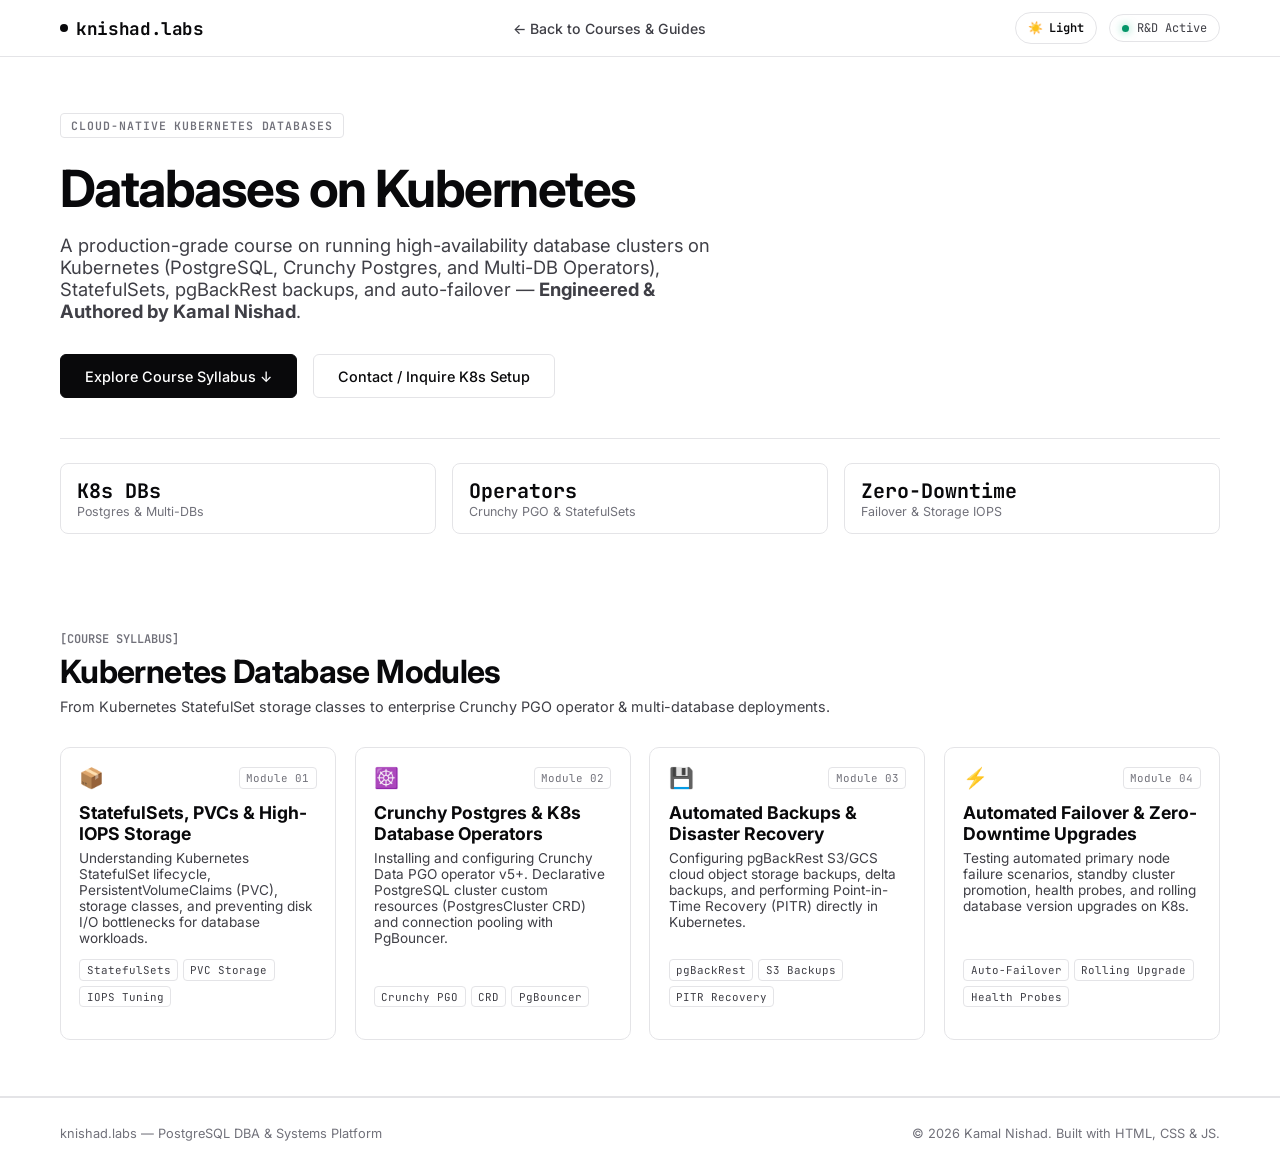
<file: courses/databases-on-kubernetes.html>
<!DOCTYPE html>
<html lang="en" class="light">
<head>
  <meta charset="UTF-8">
  <meta name="viewport" content="width=device-width, initial-scale=1.0">
  <meta name="color-scheme" content="light dark">
  <title>Databases on Kubernetes Course & Field Guide — knishad.labs</title>
  <meta name="description" content="Databases on Kubernetes Course by Kamal Nishad. Deploying Cloud-Native PostgreSQL, Crunchy PGO operator, StatefulSets, and Multi-Database clusters on Kubernetes.">
  
  <!-- Google Fonts: Inter & JetBrains Mono -->
  <link rel="preconnect" href="https://fonts.googleapis.com">
  <link rel="preconnect" href="https://fonts.gstatic.com" crossorigin>
  <link href="https://fonts.googleapis.com/css2?family=Inter:wght@300;400;500;600;700&family=JetBrains+Mono:wght@400;500;600&display=swap" rel="stylesheet">
  
  <!-- Main CSS Stylesheet -->
  <link rel="stylesheet" href="../styles.css?v=300">
</head>
<body>

  <!-- Background Grid Pattern -->
  <div class="bg-grid"></div>

  <!-- Header Navigation -->
  <header class="navbar">
    <div class="nav-container">
      <a href="../index.html" class="brand">
        <span class="brand-dot"></span>
        <span class="brand-name">knishad.labs</span>
      </a>

      <nav class="nav-links">
        <a href="../index.html#courses" class="nav-item">← Back to Courses & Guides</a>
      </nav>

      <div class="nav-right">
        <button id="themeToggleBtn" class="theme-toggle-btn" aria-label="Toggle Theme">
          <span id="themeIcon">☀️</span>
          <span id="themeText">Light</span>
        </button>

        <div class="status-badge">
          <span class="pulse-dot"></span>
          <span class="status-text">R&D Active</span>
        </div>
      </div>
    </div>
  </header>

  <!-- Hero Section -->
  <section class="hero-section">
    <div class="container">
      <div class="tag-badge">CLOUD-NATIVE KUBERNETES DATABASES</div>
      <h1 class="hero-title">Databases on Kubernetes</h1>
      <p class="hero-subtitle">
        A production-grade course on running high-availability database clusters on Kubernetes (PostgreSQL, Crunchy Postgres, and Multi-DB Operators), StatefulSets, pgBackRest backups, and auto-failover — <strong>Engineered & Authored by Kamal Nishad</strong>.
      </p>

      <div class="hero-actions">
        <a href="#syllabus" class="btn btn-primary">Explore Course Syllabus ↓</a>
        <a href="../index.html#contact" class="btn btn-secondary">Contact / Inquire K8s Setup</a>
      </div>

      <div class="hero-metrics">
        <div class="metric-card">
          <div class="metric-value">K8s DBs</div>
          <div class="metric-label">Postgres & Multi-DBs</div>
        </div>
        <div class="metric-card">
          <div class="metric-value">Operators</div>
          <div class="metric-label">Crunchy PGO & StatefulSets</div>
        </div>
        <div class="metric-card">
          <div class="metric-value">Zero-Downtime</div>
          <div class="metric-label">Failover & Storage IOPS</div>
        </div>
      </div>
    </div>
  </section>

  <!-- Course Syllabus Section -->
  <section id="syllabus" class="section">
    <div class="container">
      <div class="section-header">
        <div class="section-tag">[COURSE SYLLABUS]</div>
        <h2 class="section-title">Kubernetes Database Modules</h2>
        <p class="section-desc">From Kubernetes StatefulSet storage classes to enterprise Crunchy PGO operator & multi-database deployments.</p>
      </div>

      <div class="projects-grid">
        <!-- Module 1 -->
        <div class="project-card">
          <div class="project-header">
            <span class="project-icon">📦</span>
            <span class="project-type">Module 01</span>
          </div>
          <h3 class="project-title">StatefulSets, PVCs & High-IOPS Storage</h3>
          <p class="project-desc">Understanding Kubernetes StatefulSet lifecycle, PersistentVolumeClaims (PVC), storage classes, and preventing disk I/O bottlenecks for database workloads.</p>
          <div class="project-tags">
            <span class="tag">StatefulSets</span>
            <span class="tag">PVC Storage</span>
            <span class="tag">IOPS Tuning</span>
          </div>
        </div>

        <!-- Module 2 -->
        <div class="project-card">
          <div class="project-header">
            <span class="project-icon">☸️</span>
            <span class="project-type">Module 02</span>
          </div>
          <h3 class="project-title">Crunchy Postgres & K8s Database Operators</h3>
          <p class="project-desc">Installing and configuring Crunchy Data PGO operator v5+. Declarative PostgreSQL cluster custom resources (PostgresCluster CRD) and connection pooling with PgBouncer.</p>
          <div class="project-tags">
            <span class="tag">Crunchy PGO</span>
            <span class="tag">CRD</span>
            <span class="tag">PgBouncer</span>
          </div>
        </div>

        <!-- Module 3 -->
        <div class="project-card">
          <div class="project-header">
            <span class="project-icon">💾</span>
            <span class="project-type">Module 03</span>
          </div>
          <h3 class="project-title">Automated Backups & Disaster Recovery</h3>
          <p class="project-desc">Configuring pgBackRest S3/GCS cloud object storage backups, delta backups, and performing Point-in-Time Recovery (PITR) directly in Kubernetes.</p>
          <div class="project-tags">
            <span class="tag">pgBackRest</span>
            <span class="tag">S3 Backups</span>
            <span class="tag">PITR Recovery</span>
          </div>
        </div>

        <!-- Module 4 -->
        <div class="project-card">
          <div class="project-header">
            <span class="project-icon">⚡</span>
            <span class="project-type">Module 04</span>
          </div>
          <h3 class="project-title">Automated Failover & Zero-Downtime Upgrades</h3>
          <p class="project-desc">Testing automated primary node failure scenarios, standby cluster promotion, health probes, and rolling database version upgrades on K8s.</p>
          <div class="project-tags">
            <span class="tag">Auto-Failover</span>
            <span class="tag">Rolling Upgrade</span>
            <span class="tag">Health Probes</span>
          </div>
        </div>
      </div>
    </div>
  </section>

  <!-- Footer -->
  <footer class="footer">
    <div class="container footer-content">
      <div class="footer-left">
        <span class="brand-name">knishad.labs</span> — PostgreSQL DBA & Systems Platform
      </div>
      <div class="footer-right">
        <span>© 2026 Kamal Nishad. Built with HTML, CSS & JS.</span>
      </div>
    </div>
  </footer>

  <!-- JavaScript -->
  <script src="../app.js?v=300"></script>
</body>
</html>
</file>
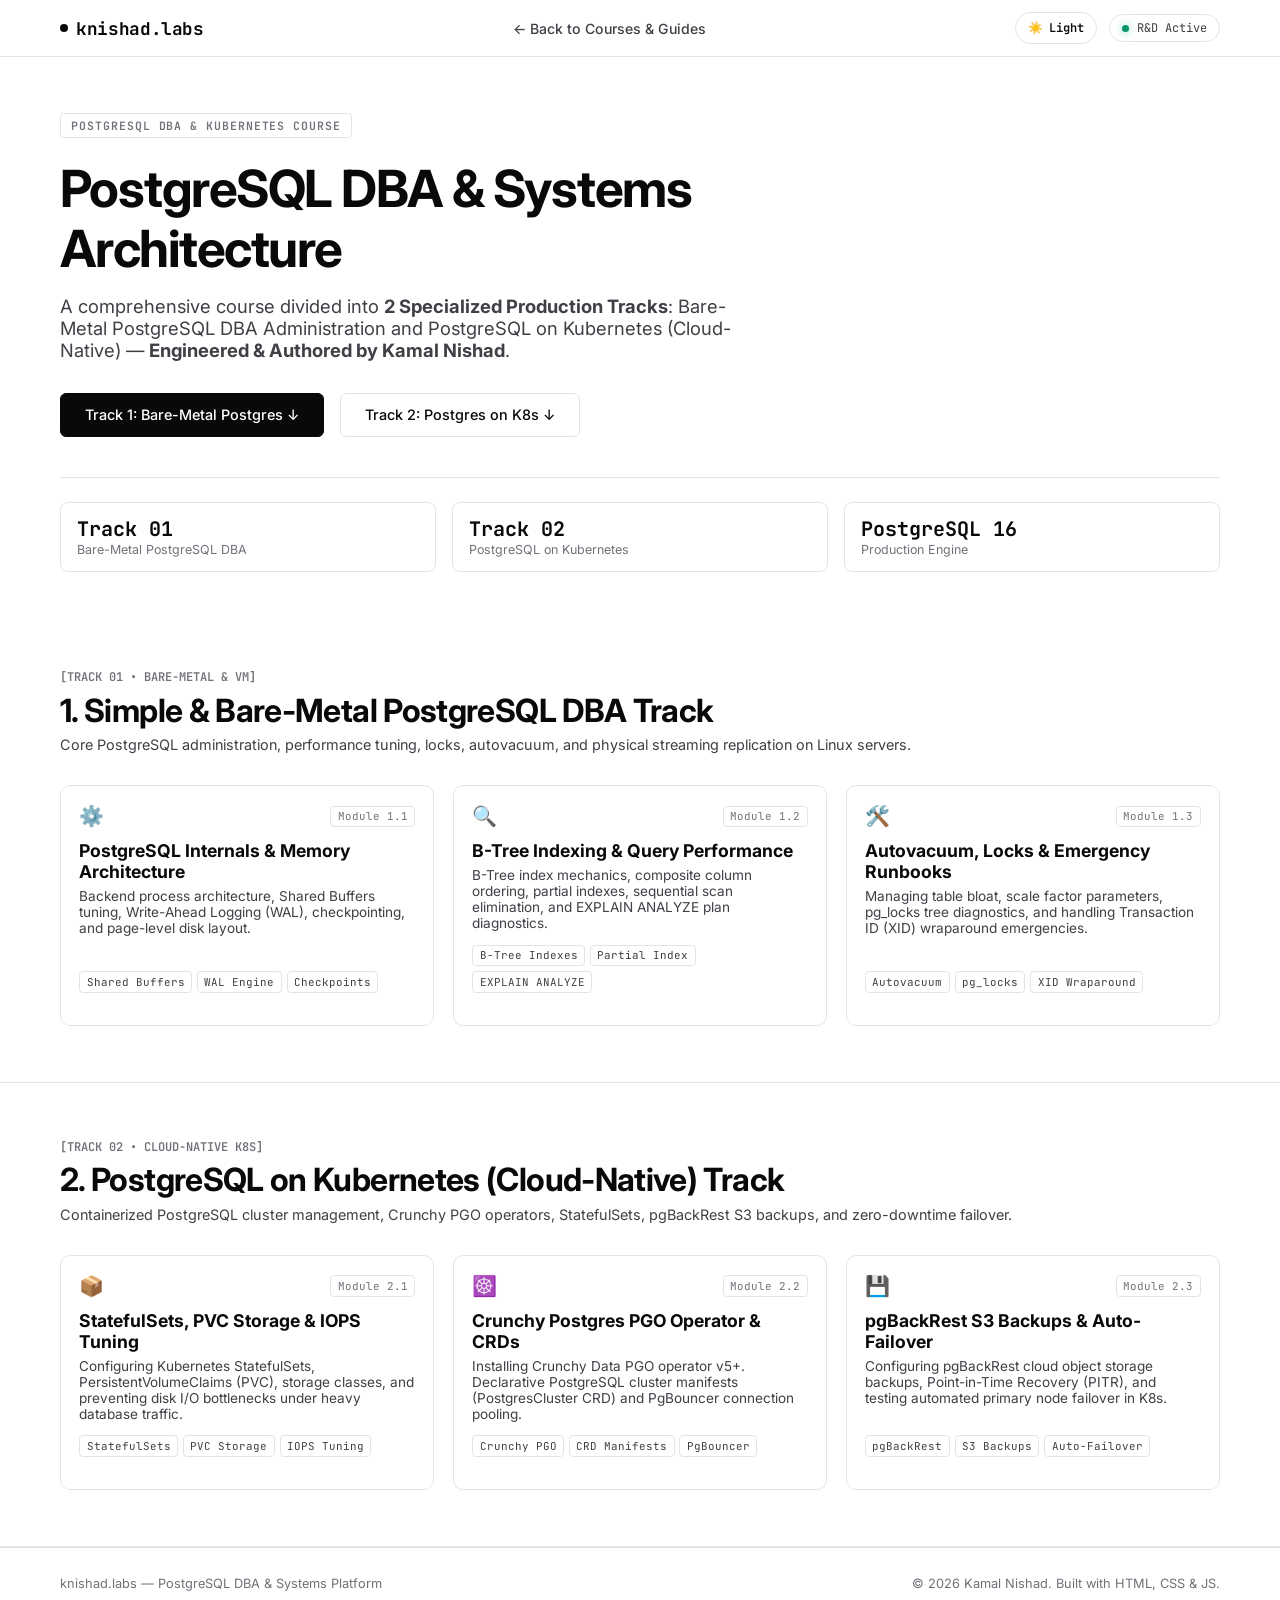
<file: courses/postgres-dba.html>
<!DOCTYPE html>
<html lang="en" class="light">
<head>
  <meta charset="UTF-8">
  <meta name="viewport" content="width=device-width, initial-scale=1.0">
  <meta name="color-scheme" content="light dark">
  <title>PostgreSQL DBA & Kubernetes Course — knishad.labs</title>
  <meta name="description" content="Complete PostgreSQL DBA Course by Kamal Nishad featuring 2 distinct tracks: Simple/Bare-Metal PostgreSQL DBA and PostgreSQL on Kubernetes (Cloud-Native).">
  
  <!-- Google Fonts: Inter & JetBrains Mono -->
  <link rel="preconnect" href="https://fonts.googleapis.com">
  <link rel="preconnect" href="https://fonts.gstatic.com" crossorigin>
  <link href="https://fonts.googleapis.com/css2?family=Inter:wght@300;400;500;600;700&family=JetBrains+Mono:wght@400;500;600&display=swap" rel="stylesheet">
  
  <!-- Main CSS Stylesheet -->
  <link rel="stylesheet" href="../styles.css?v=300">
</head>
<body>

  <!-- Background Grid Pattern -->
  <div class="bg-grid"></div>

  <!-- Header Navigation -->
  <header class="navbar">
    <div class="nav-container">
      <a href="../index.html" class="brand">
        <span class="brand-dot"></span>
        <span class="brand-name">knishad.labs</span>
      </a>

      <nav class="nav-links">
        <a href="../index.html#courses" class="nav-item">← Back to Courses & Guides</a>
      </nav>

      <div class="nav-right">
        <button id="themeToggleBtn" class="theme-toggle-btn" aria-label="Toggle Theme">
          <span id="themeIcon">☀️</span>
          <span id="themeText">Light</span>
        </button>

        <div class="status-badge">
          <span class="pulse-dot"></span>
          <span class="status-text">R&D Active</span>
        </div>
      </div>
    </div>
  </header>

  <!-- Hero Section -->
  <section class="hero-section">
    <div class="container">
      <div class="tag-badge">POSTGRESQL DBA & KUBERNETES COURSE</div>
      <h1 class="hero-title">PostgreSQL DBA & Systems Architecture</h1>
      <p class="hero-subtitle">
        A comprehensive course divided into <strong>2 Specialized Production Tracks</strong>: Bare-Metal PostgreSQL DBA Administration and PostgreSQL on Kubernetes (Cloud-Native) — <strong>Engineered & Authored by Kamal Nishad</strong>.
      </p>

      <div class="hero-actions">
        <a href="#track1" class="btn btn-primary">Track 1: Bare-Metal Postgres ↓</a>
        <a href="#track2" class="btn btn-secondary">Track 2: Postgres on K8s ↓</a>
      </div>

      <div class="hero-metrics">
        <div class="metric-card">
          <div class="metric-value">Track 01</div>
          <div class="metric-label">Bare-Metal PostgreSQL DBA</div>
        </div>
        <div class="metric-card">
          <div class="metric-value">Track 02</div>
          <div class="metric-label">PostgreSQL on Kubernetes</div>
        </div>
        <div class="metric-card">
          <div class="metric-value">PostgreSQL 16</div>
          <div class="metric-label">Production Engine</div>
        </div>
      </div>
    </div>
  </section>

  <!-- Track 1: Simple / Bare-Metal PostgreSQL DBA -->
  <section id="track1" class="section">
    <div class="container">
      <div class="section-header">
        <div class="section-tag">[TRACK 01 • BARE-METAL & VM]</div>
        <h2 class="section-title">1. Simple & Bare-Metal PostgreSQL DBA Track</h2>
        <p class="section-desc">Core PostgreSQL administration, performance tuning, locks, autovacuum, and physical streaming replication on Linux servers.</p>
      </div>

      <div class="projects-grid">
        <!-- Module 1.1 -->
        <div class="project-card">
          <div class="project-header">
            <span class="project-icon">⚙️</span>
            <span class="project-type">Module 1.1</span>
          </div>
          <h3 class="project-title">PostgreSQL Internals & Memory Architecture</h3>
          <p class="project-desc">Backend process architecture, Shared Buffers tuning, Write-Ahead Logging (WAL), checkpointing, and page-level disk layout.</p>
          <div class="project-tags">
            <span class="tag">Shared Buffers</span>
            <span class="tag">WAL Engine</span>
            <span class="tag">Checkpoints</span>
          </div>
        </div>

        <!-- Module 1.2 -->
        <div class="project-card">
          <div class="project-header">
            <span class="project-icon">🔍</span>
            <span class="project-type">Module 1.2</span>
          </div>
          <h3 class="project-title">B-Tree Indexing & Query Performance</h3>
          <p class="project-desc">B-Tree index mechanics, composite column ordering, partial indexes, sequential scan elimination, and EXPLAIN ANALYZE plan diagnostics.</p>
          <div class="project-tags">
            <span class="tag">B-Tree Indexes</span>
            <span class="tag">Partial Index</span>
            <span class="tag">EXPLAIN ANALYZE</span>
          </div>
        </div>

        <!-- Module 1.3 -->
        <div class="project-card">
          <div class="project-header">
            <span class="project-icon">🛠️</span>
            <span class="project-type">Module 1.3</span>
          </div>
          <h3 class="project-title">Autovacuum, Locks & Emergency Runbooks</h3>
          <p class="project-desc">Managing table bloat, scale factor parameters, pg_locks tree diagnostics, and handling Transaction ID (XID) wraparound emergencies.</p>
          <div class="project-tags">
            <span class="tag">Autovacuum</span>
            <span class="tag">pg_locks</span>
            <span class="tag">XID Wraparound</span>
          </div>
        </div>
      </div>
    </div>
  </section>

  <!-- Track 2: PostgreSQL on Kubernetes -->
  <section id="track2" class="section">
    <div class="container">
      <div class="section-header">
        <div class="section-tag">[TRACK 02 • CLOUD-NATIVE K8S]</div>
        <h2 class="section-title">2. PostgreSQL on Kubernetes (Cloud-Native) Track</h2>
        <p class="section-desc">Containerized PostgreSQL cluster management, Crunchy PGO operators, StatefulSets, pgBackRest S3 backups, and zero-downtime failover.</p>
      </div>

      <div class="projects-grid">
        <!-- Module 2.1 -->
        <div class="project-card">
          <div class="project-header">
            <span class="project-icon">📦</span>
            <span class="project-type">Module 2.1</span>
          </div>
          <h3 class="project-title">StatefulSets, PVC Storage & IOPS Tuning</h3>
          <p class="project-desc">Configuring Kubernetes StatefulSets, PersistentVolumeClaims (PVC), storage classes, and preventing disk I/O bottlenecks under heavy database traffic.</p>
          <div class="project-tags">
            <span class="tag">StatefulSets</span>
            <span class="tag">PVC Storage</span>
            <span class="tag">IOPS Tuning</span>
          </div>
        </div>

        <!-- Module 2.2 -->
        <div class="project-card">
          <div class="project-header">
            <span class="project-icon">☸️</span>
            <span class="project-type">Module 2.2</span>
          </div>
          <h3 class="project-title">Crunchy Postgres PGO Operator & CRDs</h3>
          <p class="project-desc">Installing Crunchy Data PGO operator v5+. Declarative PostgreSQL cluster manifests (PostgresCluster CRD) and PgBouncer connection pooling.</p>
          <div class="project-tags">
            <span class="tag">Crunchy PGO</span>
            <span class="tag">CRD Manifests</span>
            <span class="tag">PgBouncer</span>
          </div>
        </div>

        <!-- Module 2.3 -->
        <div class="project-card">
          <div class="project-header">
            <span class="project-icon">💾</span>
            <span class="project-type">Module 2.3</span>
          </div>
          <h3 class="project-title">pgBackRest S3 Backups & Auto-Failover</h3>
          <p class="project-desc">Configuring pgBackRest cloud object storage backups, Point-in-Time Recovery (PITR), and testing automated primary node failover in K8s.</p>
          <div class="project-tags">
            <span class="tag">pgBackRest</span>
            <span class="tag">S3 Backups</span>
            <span class="tag">Auto-Failover</span>
          </div>
        </div>
      </div>
    </div>
  </section>

  <!-- Footer -->
  <footer class="footer">
    <div class="container footer-content">
      <div class="footer-left">
        <span class="brand-name">knishad.labs</span> — PostgreSQL DBA & Systems Platform
      </div>
      <div class="footer-right">
        <span>© 2026 Kamal Nishad. Built with HTML, CSS & JS.</span>
      </div>
    </div>
  </footer>

  <!-- JavaScript -->
  <script src="../app.js?v=300"></script>
</body>
</html>
</file>
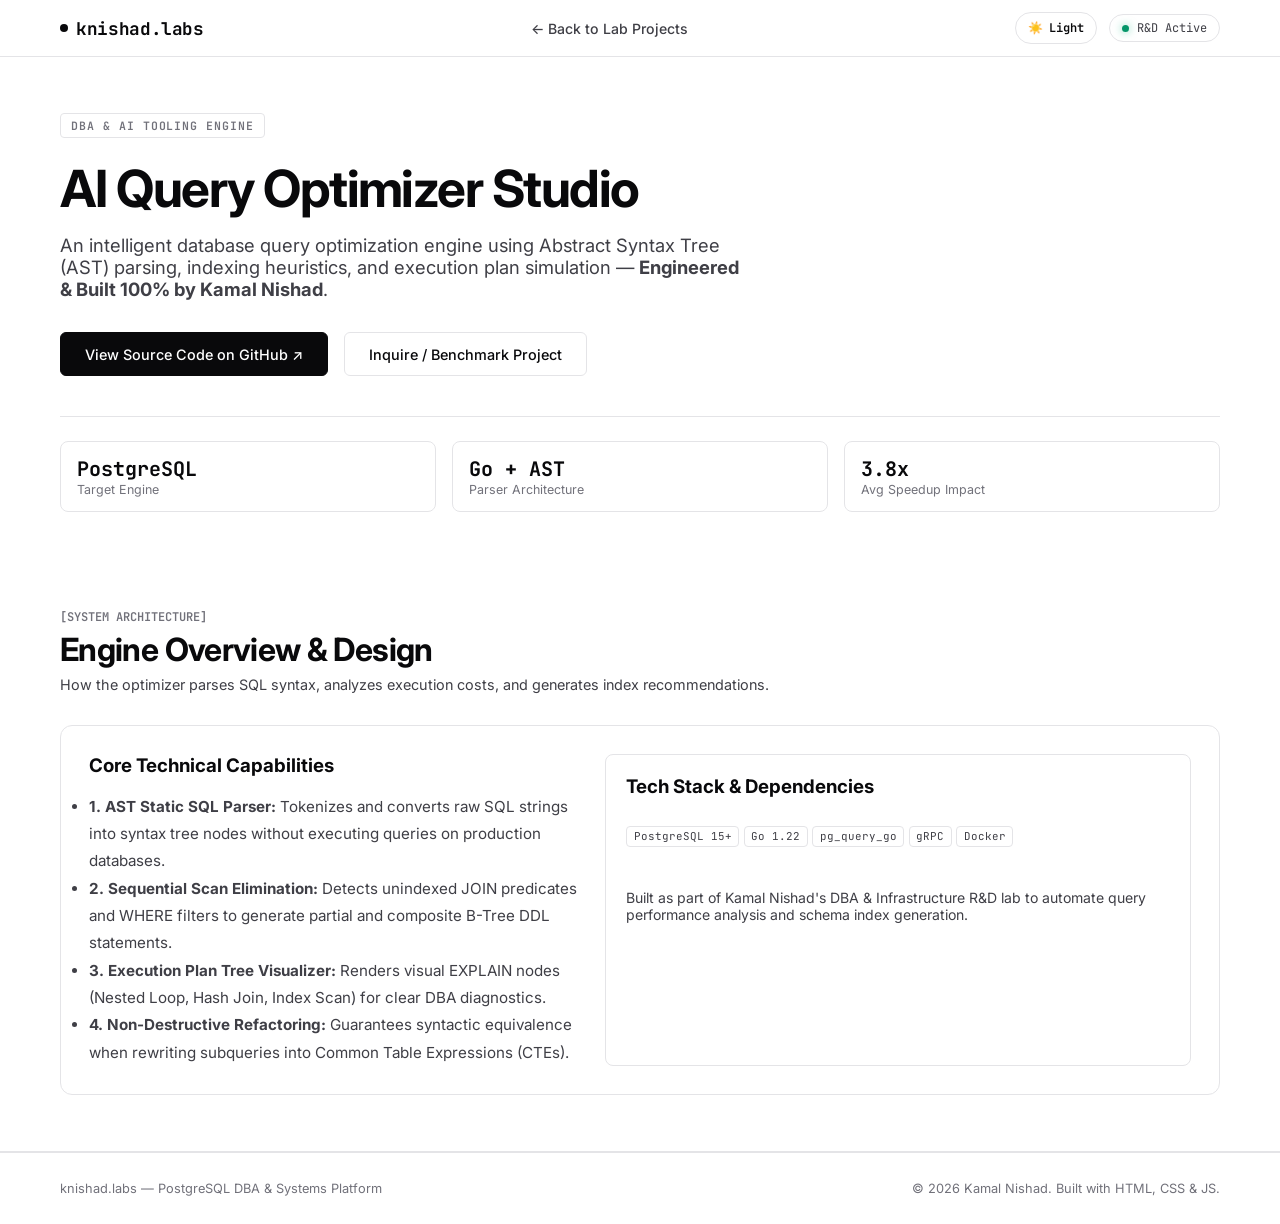
<file: projects/ai-query-optimizer.html>
<!DOCTYPE html>
<html lang="en" class="light">
<head>
  <meta charset="UTF-8">
  <meta name="viewport" content="width=device-width, initial-scale=1.0">
  <meta name="color-scheme" content="light dark">
  <title>AI Query Optimizer — knishad.labs</title>
  <meta name="description" content="AI Query Optimizer Engine by Kamal Nishad. AST SQL Parser, Index Heuristics, and Execution Plan Visualizer.">
  
  <!-- Google Fonts: Inter & JetBrains Mono -->
  <link rel="preconnect" href="https://fonts.googleapis.com">
  <link rel="preconnect" href="https://fonts.gstatic.com" crossorigin>
  <link href="https://fonts.googleapis.com/css2?family=Inter:wght@300;400;500;600;700&family=JetBrains+Mono:wght@400;500;600&display=swap" rel="stylesheet">
  
  <!-- Main CSS Stylesheet -->
  <link rel="stylesheet" href="../styles.css?v=300">
</head>
<body>

  <!-- Background Grid Pattern -->
  <div class="bg-grid"></div>

  <!-- Header Navigation -->
  <header class="navbar">
    <div class="nav-container">
      <a href="../index.html" class="brand">
        <span class="brand-dot"></span>
        <span class="brand-name">knishad.labs</span>
      </a>

      <nav class="nav-links">
        <a href="../index.html#projects" class="nav-item">← Back to Lab Projects</a>
      </nav>

      <div class="nav-right">
        <button id="themeToggleBtn" class="theme-toggle-btn" aria-label="Toggle Theme">
          <span id="themeIcon">☀️</span>
          <span id="themeText">Light</span>
        </button>

        <div class="status-badge">
          <span class="pulse-dot"></span>
          <span class="status-text">R&D Active</span>
        </div>
      </div>
    </div>
  </header>

  <!-- Project Detail Hero -->
  <section class="hero-section">
    <div class="container">
      <div class="tag-badge">DBA & AI TOOLING ENGINE</div>
      <h1 class="hero-title">AI Query Optimizer Studio</h1>
      <p class="hero-subtitle">
        An intelligent database query optimization engine using Abstract Syntax Tree (AST) parsing, indexing heuristics, and execution plan simulation — <strong>Engineered & Built 100% by Kamal Nishad</strong>.
      </p>

      <div class="hero-actions">
        <a href="https://github.com/knishad-labs/ai-query-optomizer" target="_blank" rel="noopener" class="btn btn-primary">View Source Code on GitHub ↗</a>
        <a href="../index.html#contact" class="btn btn-secondary">Inquire / Benchmark Project</a>
      </div>

      <div class="hero-metrics">
        <div class="metric-card">
          <div class="metric-value">PostgreSQL</div>
          <div class="metric-label">Target Engine</div>
        </div>
        <div class="metric-card">
          <div class="metric-value">Go + AST</div>
          <div class="metric-label">Parser Architecture</div>
        </div>
        <div class="metric-card">
          <div class="metric-value">3.8x</div>
          <div class="metric-label">Avg Speedup Impact</div>
        </div>
      </div>
    </div>
  </section>

  <!-- Project Architecture Section -->
  <section class="section">
    <div class="container">
      <div class="section-header">
        <div class="section-tag">[SYSTEM ARCHITECTURE]</div>
        <h2 class="section-title">Engine Overview & Design</h2>
        <p class="section-desc">How the optimizer parses SQL syntax, analyzes execution costs, and generates index recommendations.</p>
      </div>

      <div class="contact-wrapper">
        <div class="contact-info">
          <h3>Core Technical Capabilities</h3>
          <ul style="margin-top: 1rem; line-height: 1.8; font-size: 0.95rem; color: var(--text-secondary);">
            <li><strong>1. AST Static SQL Parser:</strong> Tokenizes and converts raw SQL strings into syntax tree nodes without executing queries on production databases.</li>
            <li><strong>2. Sequential Scan Elimination:</strong> Detects unindexed JOIN predicates and WHERE filters to generate partial and composite B-Tree DDL statements.</li>
            <li><strong>3. Execution Plan Tree Visualizer:</strong> Renders visual EXPLAIN nodes (Nested Loop, Hash Join, Index Scan) for clear DBA diagnostics.</li>
            <li><strong>4. Non-Destructive Refactoring:</strong> Guarantees syntactic equivalence when rewriting subqueries into Common Table Expressions (CTEs).</li>
          </ul>
        </div>

        <div class="contact-details" style="background: var(--bg-secondary); padding: 1.25rem; border-radius: 8px; border: 1px solid var(--border-color);">
          <h3>Tech Stack & Dependencies</h3>
          <div class="project-tags" style="margin-top: 1rem;">
            <span class="tag">PostgreSQL 15+</span>
            <span class="tag">Go 1.22</span>
            <span class="tag">pg_query_go</span>
            <span class="tag">gRPC</span>
            <span class="tag">Docker</span>
          </div>
          <p style="margin-top: 1rem; font-size: 0.88rem; color: var(--text-secondary);">
            Built as part of Kamal Nishad's DBA & Infrastructure R&D lab to automate query performance analysis and schema index generation.
          </p>
        </div>
      </div>
    </div>
  </section>

  <!-- Footer -->
  <footer class="footer">
    <div class="container footer-content">
      <div class="footer-left">
        <span class="brand-name">knishad.labs</span> — PostgreSQL DBA & Systems Platform
      </div>
      <div class="footer-right">
        <span>© 2026 Kamal Nishad. Built with HTML, CSS & JS.</span>
      </div>
    </div>
  </footer>

  <!-- JavaScript -->
  <script src="../app.js?v=300"></script>
</body>
</html>
</file>
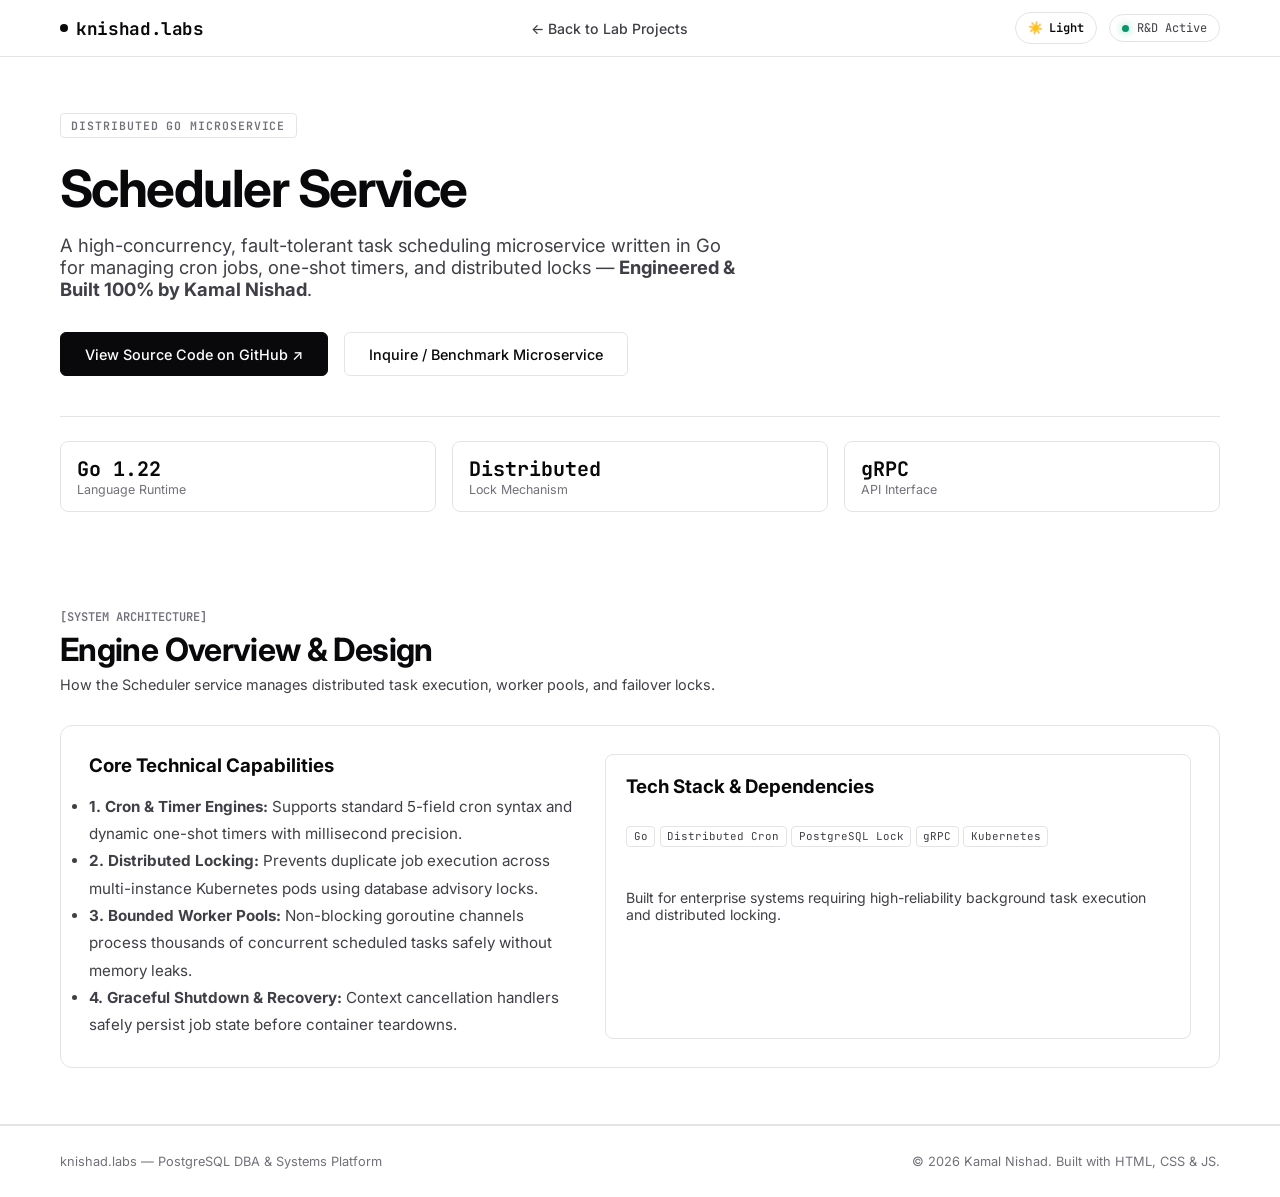
<file: projects/scheduler-service.html>
<!DOCTYPE html>
<html lang="en" class="light">
<head>
  <meta charset="UTF-8">
  <meta name="viewport" content="width=device-width, initial-scale=1.0">
  <meta name="color-scheme" content="light dark">
  <title>Scheduler Service — knishad.labs</title>
  <meta name="description" content="Distributed Task Scheduling Microservice in Go by Kamal Nishad. Distributed locks, cron schedules, and gRPC APIs.">
  
  <!-- Google Fonts: Inter & JetBrains Mono -->
  <link rel="preconnect" href="https://fonts.googleapis.com">
  <link rel="preconnect" href="https://fonts.gstatic.com" crossorigin>
  <link href="https://fonts.googleapis.com/css2?family=Inter:wght@300;400;500;600;700&family=JetBrains+Mono:wght@400;500;600&display=swap" rel="stylesheet">
  
  <!-- Main CSS Stylesheet -->
  <link rel="stylesheet" href="../styles.css?v=300">
</head>
<body>

  <!-- Background Grid Pattern -->
  <div class="bg-grid"></div>

  <!-- Header Navigation -->
  <header class="navbar">
    <div class="nav-container">
      <a href="../index.html" class="brand">
        <span class="brand-dot"></span>
        <span class="brand-name">knishad.labs</span>
      </a>

      <nav class="nav-links">
        <a href="../index.html#projects" class="nav-item">← Back to Lab Projects</a>
      </nav>

      <div class="nav-right">
        <button id="themeToggleBtn" class="theme-toggle-btn" aria-label="Toggle Theme">
          <span id="themeIcon">☀️</span>
          <span id="themeText">Light</span>
        </button>

        <div class="status-badge">
          <span class="pulse-dot"></span>
          <span class="status-text">R&D Active</span>
        </div>
      </div>
    </div>
  </header>

  <!-- Project Detail Hero -->
  <section class="hero-section">
    <div class="container">
      <div class="tag-badge">DISTRIBUTED GO MICROSERVICE</div>
      <h1 class="hero-title">Scheduler Service</h1>
      <p class="hero-subtitle">
        A high-concurrency, fault-tolerant task scheduling microservice written in Go for managing cron jobs, one-shot timers, and distributed locks — <strong>Engineered & Built 100% by Kamal Nishad</strong>.
      </p>

      <div class="hero-actions">
        <a href="https://github.com/knishad-labs/ai-query-optomizer/tree/main/backend/scheduler-service" target="_blank" rel="noopener" class="btn btn-primary">View Source Code on GitHub ↗</a>
        <a href="../index.html#contact" class="btn btn-secondary">Inquire / Benchmark Microservice</a>
      </div>

      <div class="hero-metrics">
        <div class="metric-card">
          <div class="metric-value">Go 1.22</div>
          <div class="metric-label">Language Runtime</div>
        </div>
        <div class="metric-card">
          <div class="metric-value">Distributed</div>
          <div class="metric-label">Lock Mechanism</div>
        </div>
        <div class="metric-card">
          <div class="metric-value">gRPC</div>
          <div class="metric-label">API Interface</div>
        </div>
      </div>
    </div>
  </section>

  <!-- Project Architecture Section -->
  <section class="section">
    <div class="container">
      <div class="section-header">
        <div class="section-tag">[SYSTEM ARCHITECTURE]</div>
        <h2 class="section-title">Engine Overview & Design</h2>
        <p class="section-desc">How the Scheduler service manages distributed task execution, worker pools, and failover locks.</p>
      </div>

      <div class="contact-wrapper">
        <div class="contact-info">
          <h3>Core Technical Capabilities</h3>
          <ul style="margin-top: 1rem; line-height: 1.8; font-size: 0.95rem; color: var(--text-secondary);">
            <li><strong>1. Cron & Timer Engines:</strong> Supports standard 5-field cron syntax and dynamic one-shot timers with millisecond precision.</li>
            <li><strong>2. Distributed Locking:</strong> Prevents duplicate job execution across multi-instance Kubernetes pods using database advisory locks.</li>
            <li><strong>3. Bounded Worker Pools:</strong> Non-blocking goroutine channels process thousands of concurrent scheduled tasks safely without memory leaks.</li>
            <li><strong>4. Graceful Shutdown & Recovery:</strong> Context cancellation handlers safely persist job state before container teardowns.</li>
          </ul>
        </div>

        <div class="contact-details" style="background: var(--bg-secondary); padding: 1.25rem; border-radius: 8px; border: 1px solid var(--border-color);">
          <h3>Tech Stack & Dependencies</h3>
          <div class="project-tags" style="margin-top: 1rem;">
            <span class="tag">Go</span>
            <span class="tag">Distributed Cron</span>
            <span class="tag">PostgreSQL Lock</span>
            <span class="tag">gRPC</span>
            <span class="tag">Kubernetes</span>
          </div>
          <p style="margin-top: 1rem; font-size: 0.88rem; color: var(--text-secondary);">
            Built for enterprise systems requiring high-reliability background task execution and distributed locking.
          </p>
        </div>
      </div>
    </div>
  </section>

  <!-- Footer -->
  <footer class="footer">
    <div class="container footer-content">
      <div class="footer-left">
        <span class="brand-name">knishad.labs</span> — PostgreSQL DBA & Systems Platform
      </div>
      <div class="footer-right">
        <span>© 2026 Kamal Nishad. Built with HTML, CSS & JS.</span>
      </div>
    </div>
  </footer>

  <!-- JavaScript -->
  <script src="../app.js?v=300"></script>
</body>
</html>
</file>
<file: styles.css>
.hidden {
  display: none !important;
}

/* Light Theme Variables */
:root, html.light {
  color-scheme: light;
  --bg-primary: #ffffff;
  --bg-secondary: #ffffff;
  --bg-card: #ffffff;
  --bg-card-hover: #f9f9fb;
  
  --border-color: #e4e4e7;
  --border-light: #d4d4d8;
  --border-focus: #18181b;
  
  --text-primary: #09090b;
  --text-secondary: #3f3f46;
  --text-muted: #71717a;
  
  --accent-primary: #09090b;
  --accent-inverse: #ffffff;
  --accent-green: #059669;

  --font-sans: 'Inter', -apple-system, BlinkMacSystemFont, "Segoe UI", Roboto, sans-serif;
  --font-mono: 'JetBrains Mono', monospace;

  --transition-fast: 0.15s ease;
  --transition-normal: 0.25s ease;
}

/* Pitch Black Dark Theme Variables */
html.dark {
  color-scheme: dark;
  --bg-primary: #000000;
  --bg-secondary: #0a0a0c;
  --bg-card: #111114;
  --bg-card-hover: #18181c;
  
  --border-color: #222226;
  --border-light: #33333a;
  --border-focus: #555566;
  
  --text-primary: #f4f4f6;
  --text-secondary: #a1a1aa;
  --text-muted: #71717a;
  
  --accent-primary: #ffffff;
  --accent-inverse: #000000;
  --accent-green: #10b981;
}

*, *::before, *::after {
  box-sizing: border-box;
  margin: 0;
  padding: 0;
}

html, body {
  scroll-behavior: smooth;
  font-size: 16px;
  background-color: var(--bg-primary);
  color: var(--text-primary);
  font-family: var(--font-sans);
  -webkit-font-smoothing: antialiased;
  overflow-x: hidden;
  min-height: 100vh;
  width: 100%;
  transition: background-color var(--transition-normal), color var(--transition-normal);
}

.bg-grid {
  position: fixed;
  top: 0;
  left: 0;
  width: 100vw;
  height: 100vh;
  background-color: var(--bg-primary);
  pointer-events: none;
  z-index: 0;
}

html.dark .bg-grid {
  background-image: 
    linear-gradient(to right, rgba(255, 255, 255, 0.02) 1px, transparent 1px),
    linear-gradient(to bottom, rgba(255, 255, 255, 0.02) 1px, transparent 1px);
  background-size: 40px 40px;
}

.container {
  width: 100%;
  max-width: 1200px;
  margin: 0 auto;
  padding: 0 1.25rem;
  position: relative;
  z-index: 1;
}

.navbar {
  position: sticky;
  top: 0;
  width: 100%;
  background: var(--bg-primary);
  border-bottom: 1px solid var(--border-color);
  z-index: 100;
  padding: 0.75rem 0;
  transition: background-color var(--transition-normal), border-color var(--transition-normal);
}

.nav-container {
  max-width: 1200px;
  margin: 0 auto;
  padding: 0 1.25rem;
  display: flex;
  align-items: center;
  justify-content: space-between;
  gap: 1rem;
}

.nav-top-row {
  display: flex;
  align-items: center;
  gap: 1rem;
}

.brand {
  display: flex;
  align-items: center;
  gap: 0.5rem;
  text-decoration: none;
  color: var(--text-primary);
  font-family: var(--font-mono);
  font-weight: 700;
  font-size: 1.1rem;
  letter-spacing: -0.02em;
  white-space: nowrap;
}

.brand-dot {
  width: 8px;
  height: 8px;
  background-color: var(--text-primary);
  border-radius: 50%;
  flex-shrink: 0;
}

.nav-links {
  display: flex;
  gap: 1.5rem;
  align-items: center;
}

.nav-item {
  color: var(--text-secondary);
  text-decoration: none;
  font-size: 0.88rem;
  font-weight: 500;
  transition: color var(--transition-fast);
  white-space: nowrap;
}

.nav-item span {
  font-family: var(--font-mono);
  color: var(--text-muted);
  font-size: 0.78rem;
  margin-right: 0.2rem;
}

.nav-item:hover {
  color: var(--text-primary);
}

.nav-right {
  display: flex;
  align-items: center;
  gap: 0.75rem;
}

.theme-toggle-btn {
  display: flex;
  align-items: center;
  gap: 0.35rem;
  background: var(--bg-secondary);
  border: 1px solid var(--border-color);
  color: var(--text-primary);
  padding: 0.35rem 0.75rem;
  border-radius: 9999px;
  font-family: var(--font-mono);
  font-size: 0.75rem;
  font-weight: 600;
  cursor: pointer;
  transition: all var(--transition-fast);
  min-height: 32px;
}

.theme-toggle-btn:hover {
  border-color: var(--border-focus);
}

.status-badge {
  display: flex;
  align-items: center;
  gap: 0.5rem;
  background: var(--bg-secondary);
  border: 1px solid var(--border-color);
  padding: 0.3rem 0.75rem;
  border-radius: 9999px;
  font-family: var(--font-mono);
  font-size: 0.75rem;
  color: var(--text-secondary);
  white-space: nowrap;
}

.pulse-dot {
  width: 7px;
  height: 7px;
  background-color: var(--accent-green);
  border-radius: 50%;
  box-shadow: 0 0 8px rgba(16, 185, 129, 0.6);
  flex-shrink: 0;
}

/* Clean Responsive Mobile Navbar (Zero Sliders, Zero Overlaps) */
@media (max-width: 768px) {
  .navbar {
    padding: 0.55rem 0;
  }
  .nav-container {
    display: flex;
    flex-direction: column;
    gap: 0.45rem;
    padding: 0 0.85rem;
  }
  .nav-top-row {
    width: 100%;
    display: flex;
    align-items: center;
    justify-content: space-between;
  }
  .brand {
    font-size: 0.98rem;
  }
  .status-badge {
    display: none !important;
  }
  .theme-toggle-btn {
    padding: 0.25rem 0.65rem;
    font-size: 0.72rem;
    min-height: 28px;
  }
  .nav-links {
    width: 100%;
    display: flex;
    align-items: center;
    justify-content: space-between;
    border-top: 1px solid var(--border-color);
    padding-top: 0.45rem;
    margin-top: 0.1rem;
    gap: 0.2rem;
  }
  .nav-item {
    font-size: 0.72rem;
    white-space: nowrap;
  }
  .nav-item span {
    font-size: 0.66rem;
  }
}

.btn {
  display: inline-flex;
  align-items: center;
  justify-content: center;
  padding: 0.75rem 1.5rem;
  font-family: var(--font-sans);
  font-size: 0.9rem;
  font-weight: 500;
  border-radius: 6px;
  cursor: pointer;
  text-decoration: none;
  transition: all var(--transition-fast);
  min-height: 44px;
}

.btn-primary {
  background: var(--accent-primary);
  color: var(--accent-inverse);
  border: 1px solid var(--accent-primary);
}

.btn-primary:hover {
  opacity: 0.9;
}

.btn-secondary {
  background: var(--bg-card);
  color: var(--text-primary);
  border: 1px solid var(--border-color);
}

.btn-secondary:hover {
  background: var(--bg-card-hover);
  border-color: var(--border-light);
}

.btn-block {
  width: 100%;
}

.hero-section {
  padding: 3.5rem 0 2.5rem;
  border-bottom: 1px solid var(--border-color);
  background-color: var(--bg-primary);
}

.tag-badge {
  display: inline-block;
  font-family: var(--font-mono);
  font-size: 0.72rem;
  letter-spacing: 0.08em;
  color: var(--text-muted);
  background: var(--bg-secondary);
  border: 1px solid var(--border-color);
  padding: 0.25rem 0.65rem;
  border-radius: 4px;
  margin-bottom: 1.25rem;
  font-weight: 600;
}

.hero-title {
  font-size: clamp(1.8rem, 5vw, 3.2rem);
  font-weight: 700;
  line-height: 1.18;
  letter-spacing: -0.03em;
  color: var(--text-primary);
  max-width: 850px;
  margin-bottom: 1rem;
}

.hero-subtitle {
  font-size: clamp(0.95rem, 2.5vw, 1.15rem);
  color: var(--text-secondary);
  max-width: 680px;
  margin-bottom: 2rem;
  font-weight: 400;
}

.hero-actions {
  display: flex;
  gap: 1rem;
  margin-bottom: 2.5rem;
  flex-wrap: wrap;
}

@media (max-width: 550px) {
  .hero-actions {
    flex-direction: column;
  }
  .hero-actions .btn {
    width: 100%;
  }
}

.hero-metrics {
  display: grid;
  grid-template-columns: repeat(3, 1fr);
  gap: 1rem;
  border-top: 1px solid var(--border-color);
  padding-top: 1.5rem;
}

@media (max-width: 650px) {
  .hero-metrics {
    grid-template-columns: 1fr;
    gap: 0.75rem;
  }
}

.metric-card {
  background: var(--bg-secondary);
  border: 1px solid var(--border-color);
  padding: 0.85rem 1rem;
  border-radius: 8px;
}

.metric-value {
  font-family: var(--font-mono);
  font-size: 1.25rem;
  font-weight: 700;
  color: var(--text-primary);
}

.metric-label {
  font-size: 0.78rem;
  color: var(--text-muted);
}

.section {
  padding: 3.5rem 0;
  border-bottom: 1px solid var(--border-color);
  background-color: var(--bg-primary);
}

@media (max-width: 768px) {
  .section {
    padding: 2.5rem 0;
  }
}

.section-header {
  margin-bottom: 2rem;
}

.section-tag {
  font-family: var(--font-mono);
  font-size: 0.75rem;
  color: var(--text-muted);
  margin-bottom: 0.35rem;
  font-weight: 600;
}

.section-title {
  font-size: clamp(1.4rem, 4vw, 2rem);
  font-weight: 700;
  letter-spacing: -0.02em;
  color: var(--text-primary);
  margin-bottom: 0.4rem;
}

.section-desc {
  color: var(--text-secondary);
  font-size: 0.9rem;
}

.projects-grid {
  display: grid;
  grid-template-columns: repeat(auto-fit, minmax(260px, 1fr));
  gap: 1.15rem;
}

.project-card {
  background: var(--bg-card);
  border: 1px solid var(--border-color);
  border-radius: 10px;
  padding: 1.15rem;
  display: flex;
  flex-direction: column;
  transition: all var(--transition-normal);
}

.project-card:hover {
  background: var(--bg-card-hover);
  border-color: var(--border-light);
}

.project-header {
  display: flex;
  align-items: center;
  justify-content: space-between;
  margin-bottom: 0.75rem;
}

.project-icon {
  font-size: 1.25rem;
}

.project-type {
  font-family: var(--font-mono);
  font-size: 0.68rem;
  color: var(--text-muted);
  border: 1px solid var(--border-color);
  background: var(--bg-secondary);
  padding: 0.18rem 0.4rem;
  border-radius: 4px;
}

.project-title {
  font-size: 1.1rem;
  font-weight: 700;
  color: var(--text-primary);
  margin-bottom: 0.35rem;
}

.project-desc {
  font-size: 0.85rem;
  color: var(--text-secondary);
  margin-bottom: 0.85rem;
  flex-grow: 1;
}

.project-tags {
  display: flex;
  flex-wrap: wrap;
  gap: 0.3rem;
  margin-bottom: 0.85rem;
}

.tag {
  font-family: var(--font-mono);
  font-size: 0.68rem;
  background: var(--bg-secondary);
  border: 1px solid var(--border-color);
  color: var(--text-secondary);
  padding: 0.18rem 0.4rem;
  border-radius: 4px;
}

.project-footer {
  border-top: 1px solid var(--border-color);
  padding-top: 0.65rem;
}

.project-link {
  color: var(--text-primary);
  text-decoration: none;
  font-family: var(--font-mono);
  font-size: 0.78rem;
  font-weight: 600;
  transition: color var(--transition-fast);
}

.project-link:hover {
  color: #0284c7;
}

.filter-bar {
  display: flex;
  align-items: center;
  justify-content: space-between;
  margin-bottom: 1.5rem;
  gap: 0.75rem;
  flex-wrap: wrap;
}

.search-input {
  flex-grow: 1;
  min-width: 220px;
  background: var(--bg-card);
  border: 1px solid var(--border-color);
  color: var(--text-primary);
  padding: 0.6rem 0.75rem;
  border-radius: 6px;
  font-family: var(--font-sans);
  font-size: 0.85rem;
  outline: none;
}

.search-input:focus {
  border-color: var(--border-focus);
}

.filter-tags {
  display: flex;
  gap: 0.3rem;
  overflow-x: auto;
  width: 100%;
}

@media (min-width: 600px) {
  .filter-tags {
    width: auto;
  }
}

.filter-btn {
  background: var(--bg-secondary);
  border: 1px solid var(--border-color);
  color: var(--text-secondary);
  padding: 0.35rem 0.65rem;
  border-radius: 6px;
  font-size: 0.75rem;
  font-family: var(--font-mono);
  cursor: pointer;
  transition: all var(--transition-fast);
  white-space: nowrap;
  min-height: 34px;
}

.filter-btn:hover {
  border-color: var(--border-light);
  color: var(--text-primary);
}

.filter-btn.active {
  background: var(--accent-primary);
  color: var(--accent-inverse);
  border-color: var(--accent-primary);
}

.ideas-grid {
  display: grid;
  grid-template-columns: repeat(auto-fit, minmax(270px, 1fr));
  gap: 1.15rem;
}

.idea-card {
  background: var(--bg-card);
  border: 1px solid var(--border-color);
  padding: 1.15rem;
  border-radius: 10px;
  display: flex;
  flex-direction: column;
  transition: all var(--transition-normal);
}

.idea-card:hover {
  background: var(--bg-card-hover);
  border-color: var(--border-light);
}

.idea-meta {
  display: flex;
  align-items: center;
  justify-content: space-between;
  font-family: var(--font-mono);
  font-size: 0.7rem;
  color: var(--text-muted);
  margin-bottom: 0.55rem;
}

.idea-title {
  font-size: 1.05rem;
  font-weight: 700;
  color: var(--text-primary);
  margin-bottom: 0.45rem;
  line-height: 1.35;
}

.idea-snippet {
  font-size: 0.85rem;
  color: var(--text-secondary);
  margin-bottom: 0.85rem;
  flex-grow: 1;
}

.idea-footer {
  display: flex;
  align-items: center;
  justify-content: space-between;
}

.read-btn {
  background: none;
  border: none;
  color: var(--text-primary);
  font-family: var(--font-mono);
  font-size: 0.78rem;
  font-weight: 600;
  cursor: pointer;
  transition: color var(--transition-fast);
  padding: 0.3rem 0;
}

.read-btn:hover {
  color: #0284c7;
}

.contact-wrapper {
  display: grid;
  grid-template-columns: 1fr 1.2fr;
  gap: 1.75rem;
  background: var(--bg-card);
  border: 1px solid var(--border-color);
  border-radius: 12px;
  padding: 1.75rem;
}

@media (max-width: 850px) {
  .contact-wrapper {
    grid-template-columns: 1fr;
    padding: 1rem;
  }
}

.contact-text {
  color: var(--text-secondary);
  margin-bottom: 1.25rem;
  font-size: 0.88rem;
}

.contact-details {
  display: flex;
  flex-direction: column;
  gap: 0.75rem;
}

.detail-item {
  display: flex;
  flex-direction: column;
  gap: 0.15rem;
}

.detail-label {
  font-family: var(--font-mono);
  font-size: 0.7rem;
  color: var(--text-muted);
}

.detail-val {
  font-size: 0.88rem;
  color: var(--text-primary);
  word-break: break-all;
  font-weight: 500;
}

.link-underline {
  text-decoration: underline;
  text-underline-offset: 4px;
}

.contact-form {
  display: flex;
  flex-direction: column;
  gap: 0.85rem;
}

.form-group {
  display: flex;
  flex-direction: column;
  gap: 0.3rem;
}

.form-group label {
  font-family: var(--font-mono);
  font-size: 0.75rem;
  color: var(--text-secondary);
}

.form-input {
  background: var(--bg-secondary);
  border: 1px solid var(--border-color);
  color: var(--text-primary);
  padding: 0.65rem 0.75rem;
  border-radius: 6px;
  font-family: var(--font-sans);
  font-size: 0.85rem;
  outline: none;
  transition: border-color var(--transition-fast);
}

.form-input:focus {
  border-color: var(--border-focus);
}

.form-feedback {
  padding: 0.55rem;
  border-radius: 6px;
  font-size: 0.8rem;
  font-family: var(--font-mono);
  text-align: center;
}

.feedback-success {
  background: rgba(16, 185, 129, 0.15);
  color: var(--accent-green);
  border: 1px solid rgba(16, 185, 129, 0.3);
}

.footer {
  padding: 1.75rem 0;
  border-top: 1px solid var(--border-color);
  background: var(--bg-secondary);
}

.footer-content {
  display: flex;
  align-items: center;
  justify-content: space-between;
  font-size: 0.8rem;
  color: var(--text-muted);
  flex-wrap: wrap;
  gap: 0.65rem;
}

.modal {
  position: fixed;
  top: 0;
  left: 0;
  width: 100vw;
  height: 100vh;
  z-index: 1000;
  display: flex;
  align-items: center;
  justify-content: center;
  padding: 0.85rem;
}

.modal-overlay {
  position: absolute;
  top: 0;
  left: 0;
  width: 100%;
  height: 100%;
  background: rgba(0, 0, 0, 0.6);
  backdrop-filter: blur(8px);
  -webkit-backdrop-filter: blur(8px);
}

.modal-box {
  position: relative;
  background: var(--bg-card);
  border: 1px solid var(--border-color);
  border-radius: 12px;
  max-width: 650px;
  width: 100%;
  max-height: 85vh;
  overflow-y: auto;
  padding: 1.25rem;
  z-index: 2;
  box-shadow: 0 20px 40px rgba(0, 0, 0, 0.2);
}

.modal-close {
  position: absolute;
  top: 0.75rem;
  right: 0.85rem;
  background: none;
  border: none;
  color: var(--text-muted);
  font-size: 1.1rem;
  cursor: pointer;
  padding: 0.2rem;
}

.modal-close:hover {
  color: var(--text-primary);
}

.modal-body h2 {
  font-size: 1.25rem;
  color: var(--text-primary);
  margin-bottom: 0.5rem;
  padding-right: 1.5rem;
}

.modal-body p {
  color: var(--text-secondary);
  font-size: 0.88rem;
  line-height: 1.6;
  margin-bottom: 0.75rem;
}
</file>
